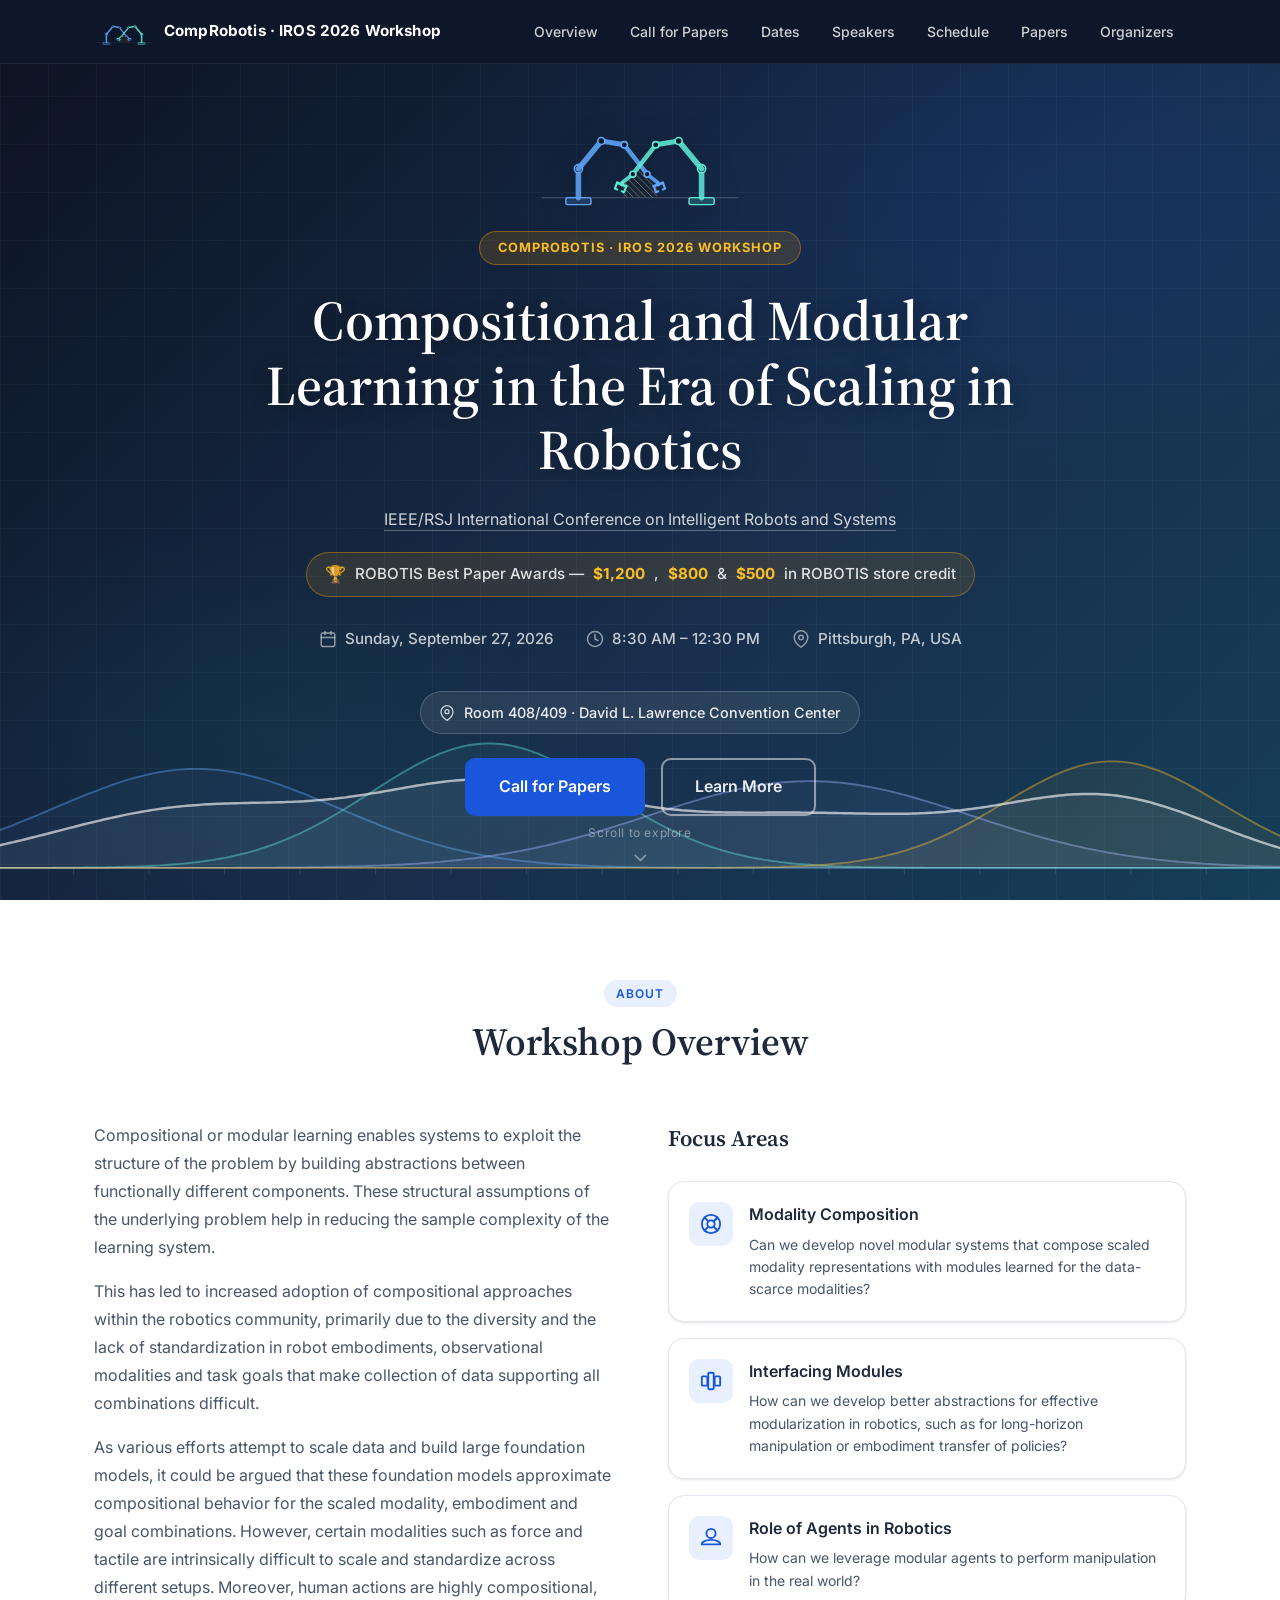
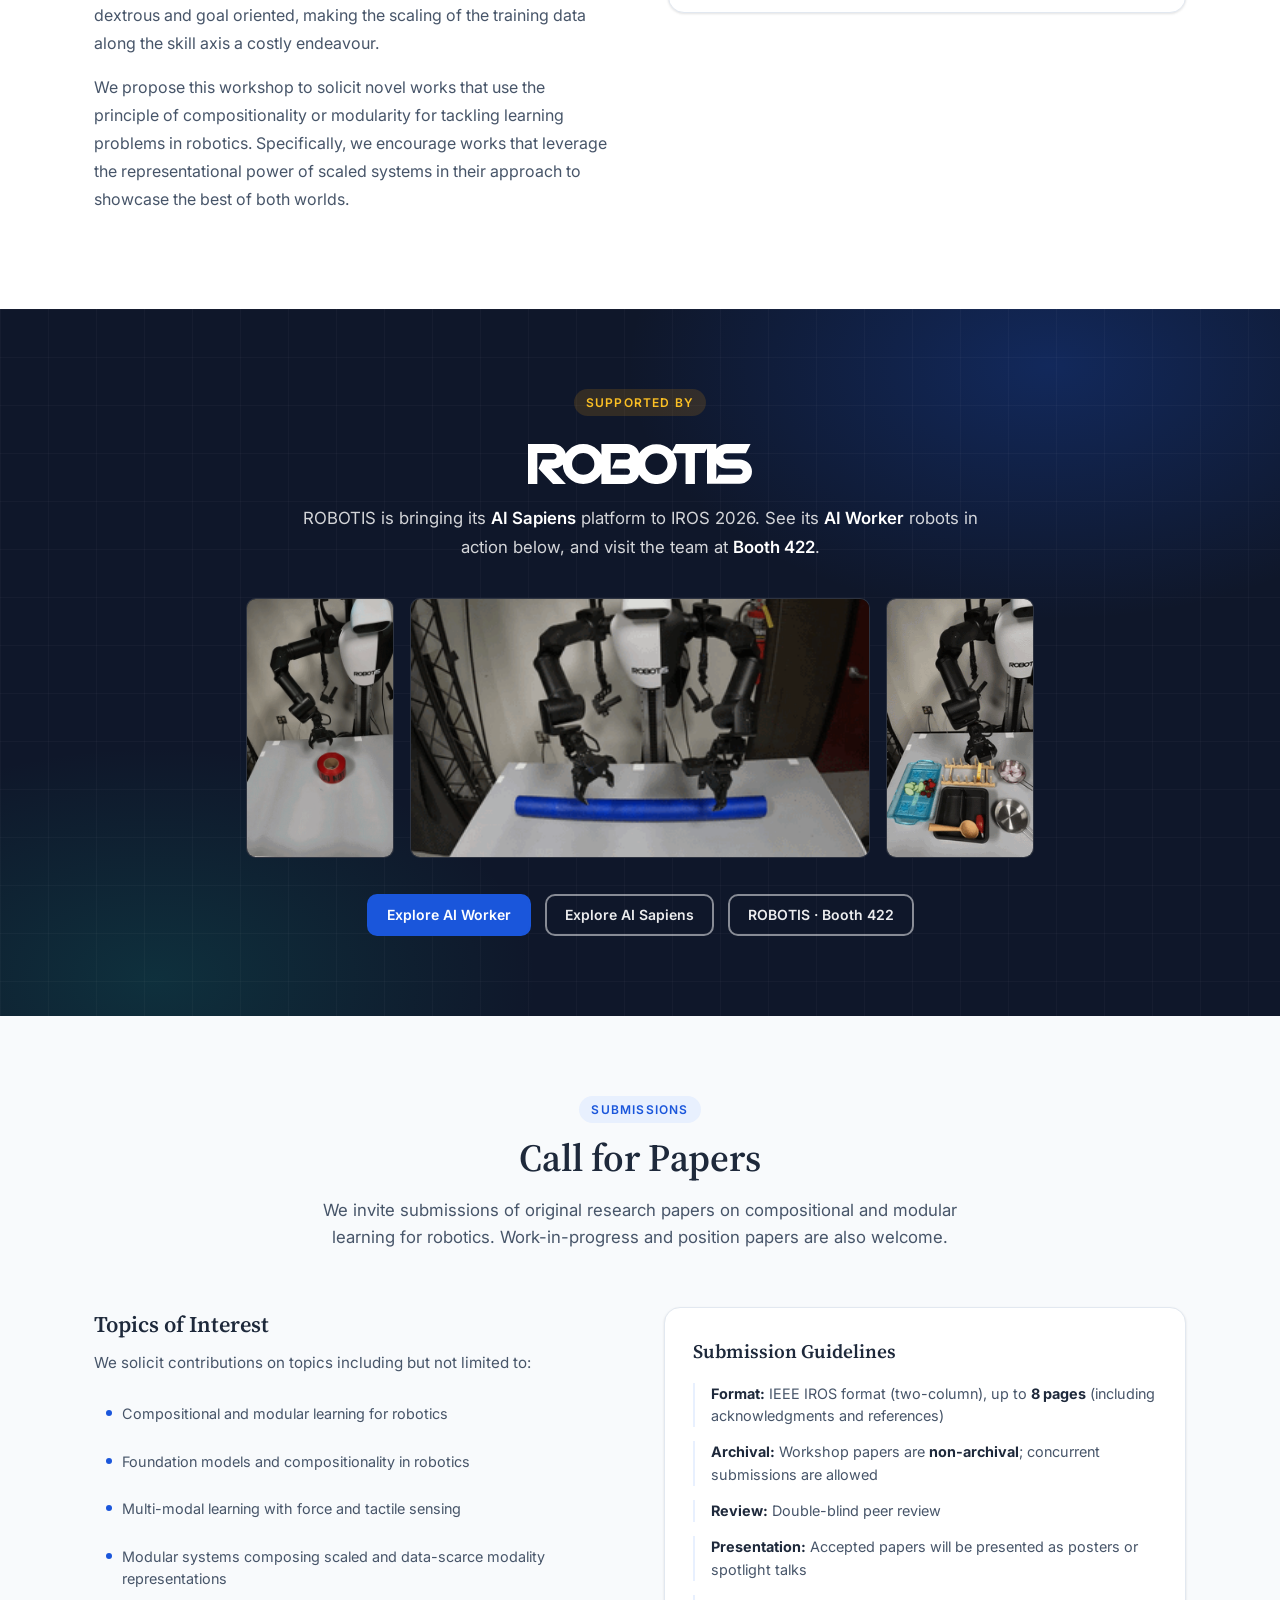
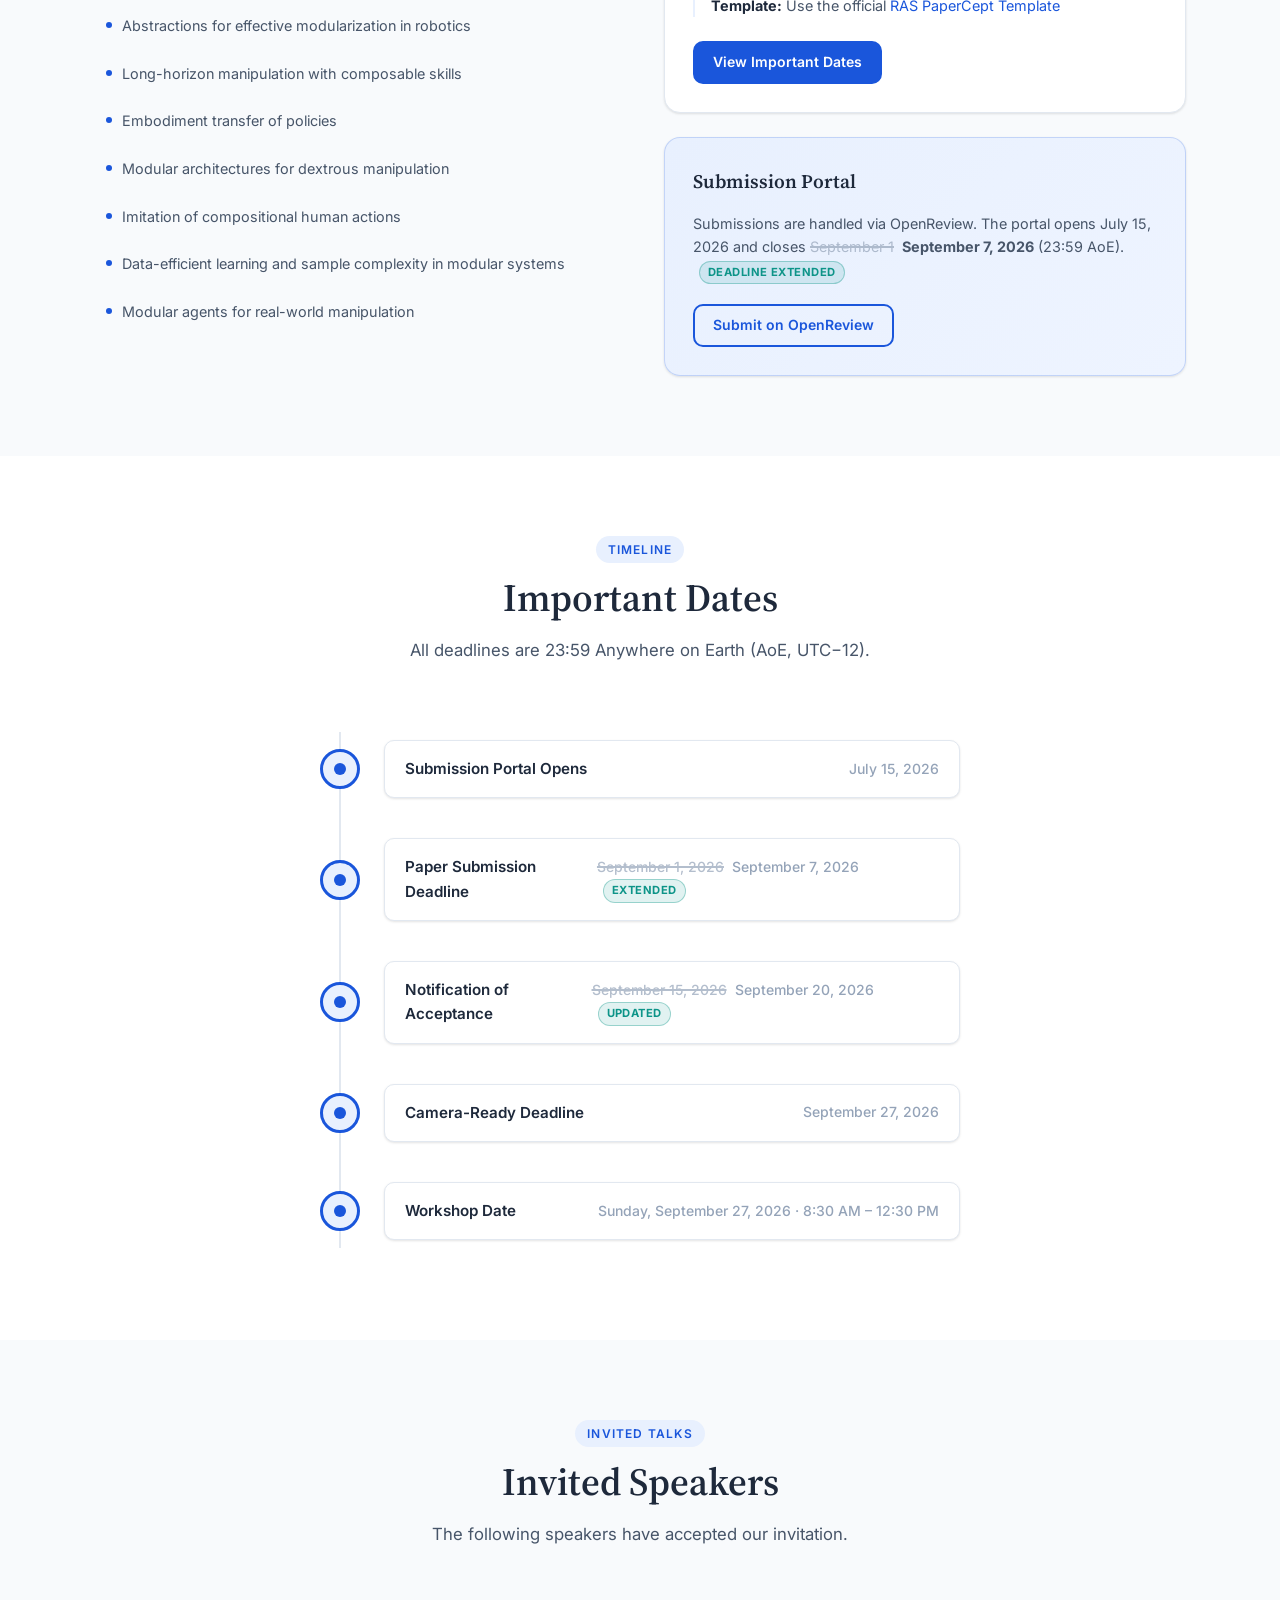
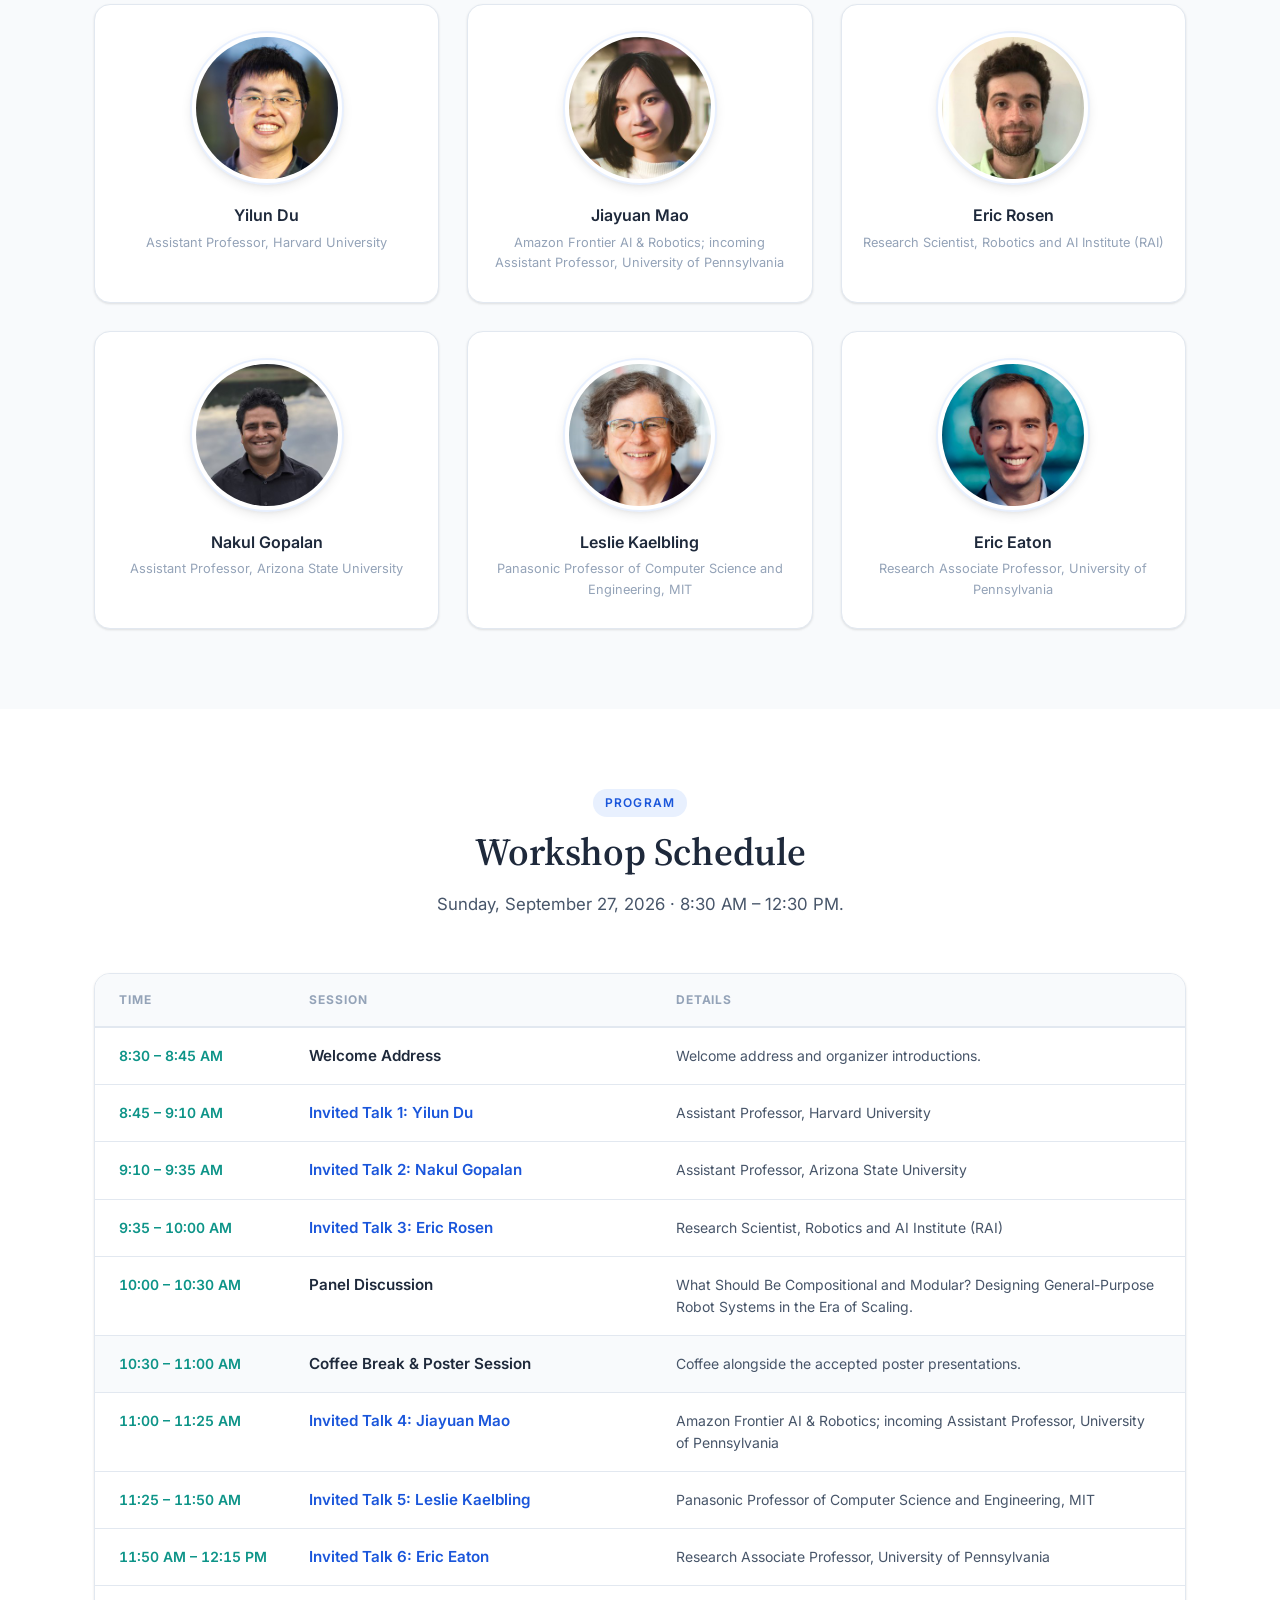
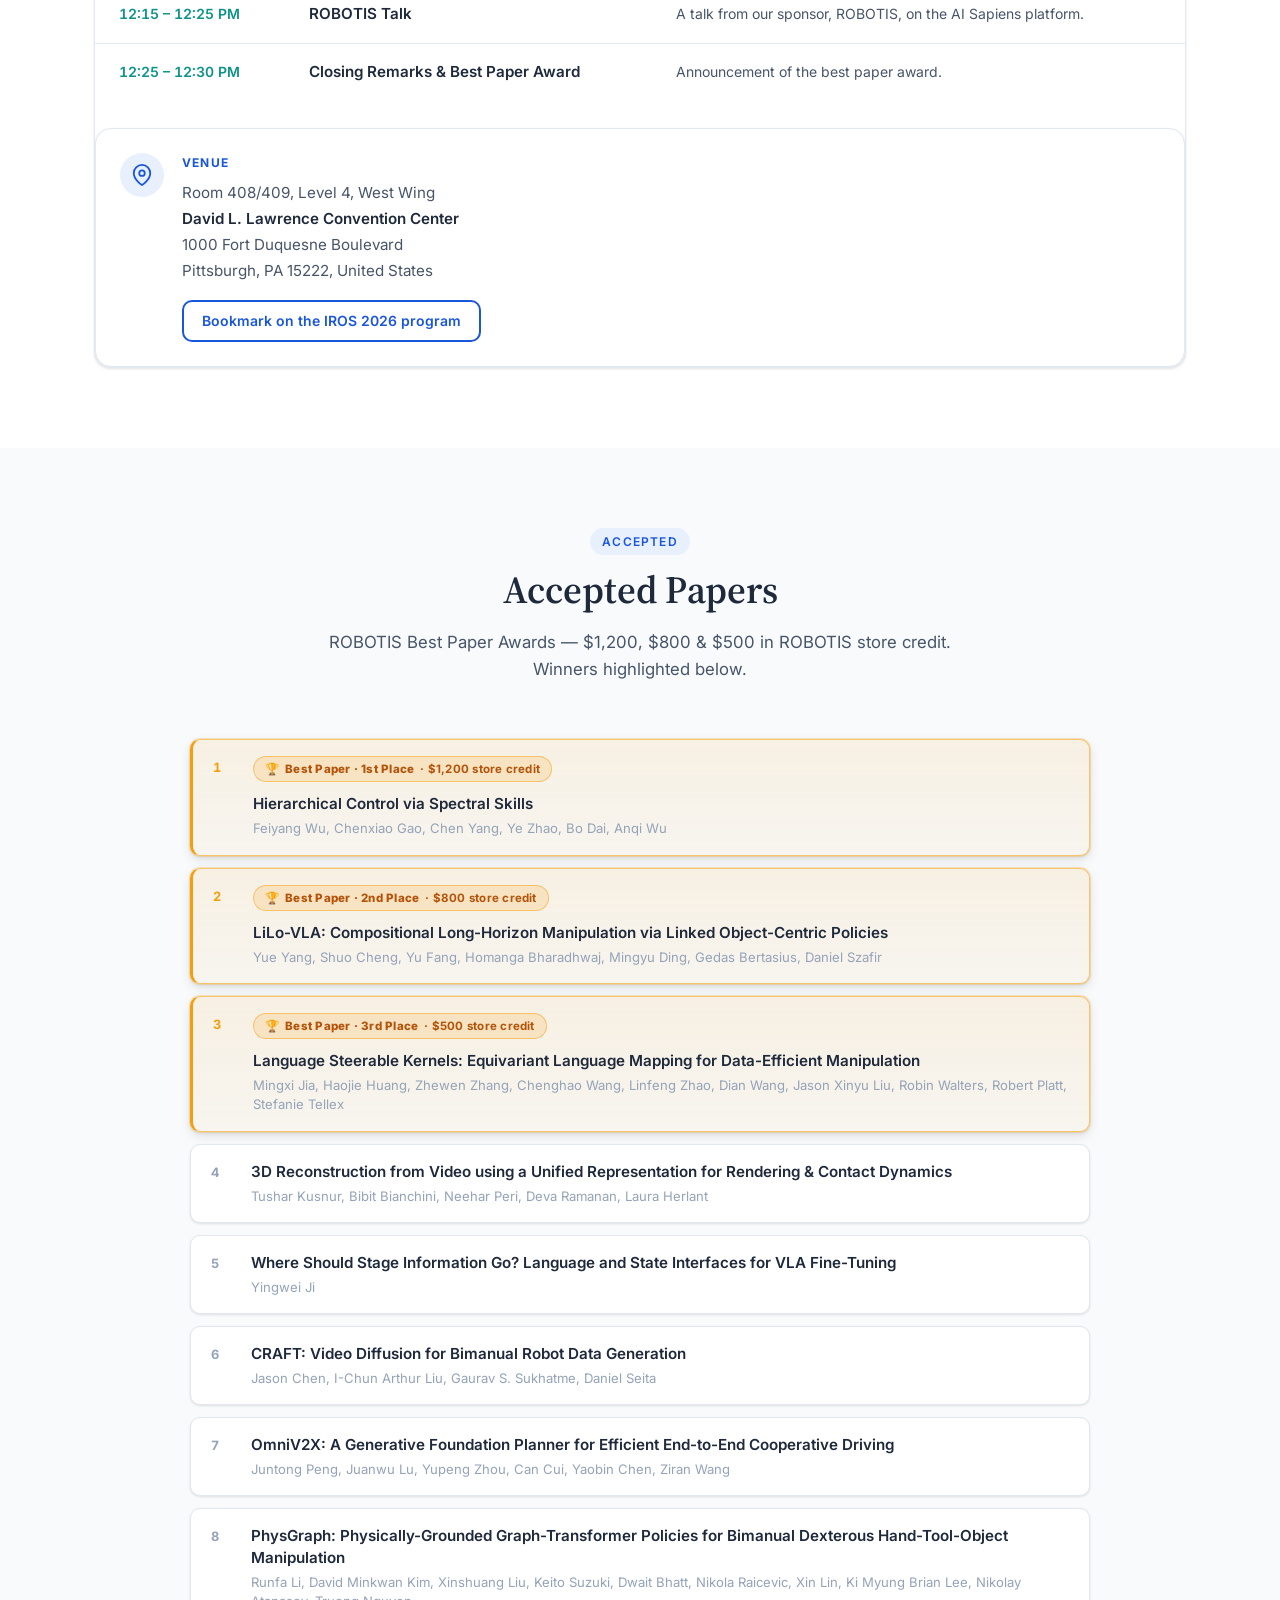
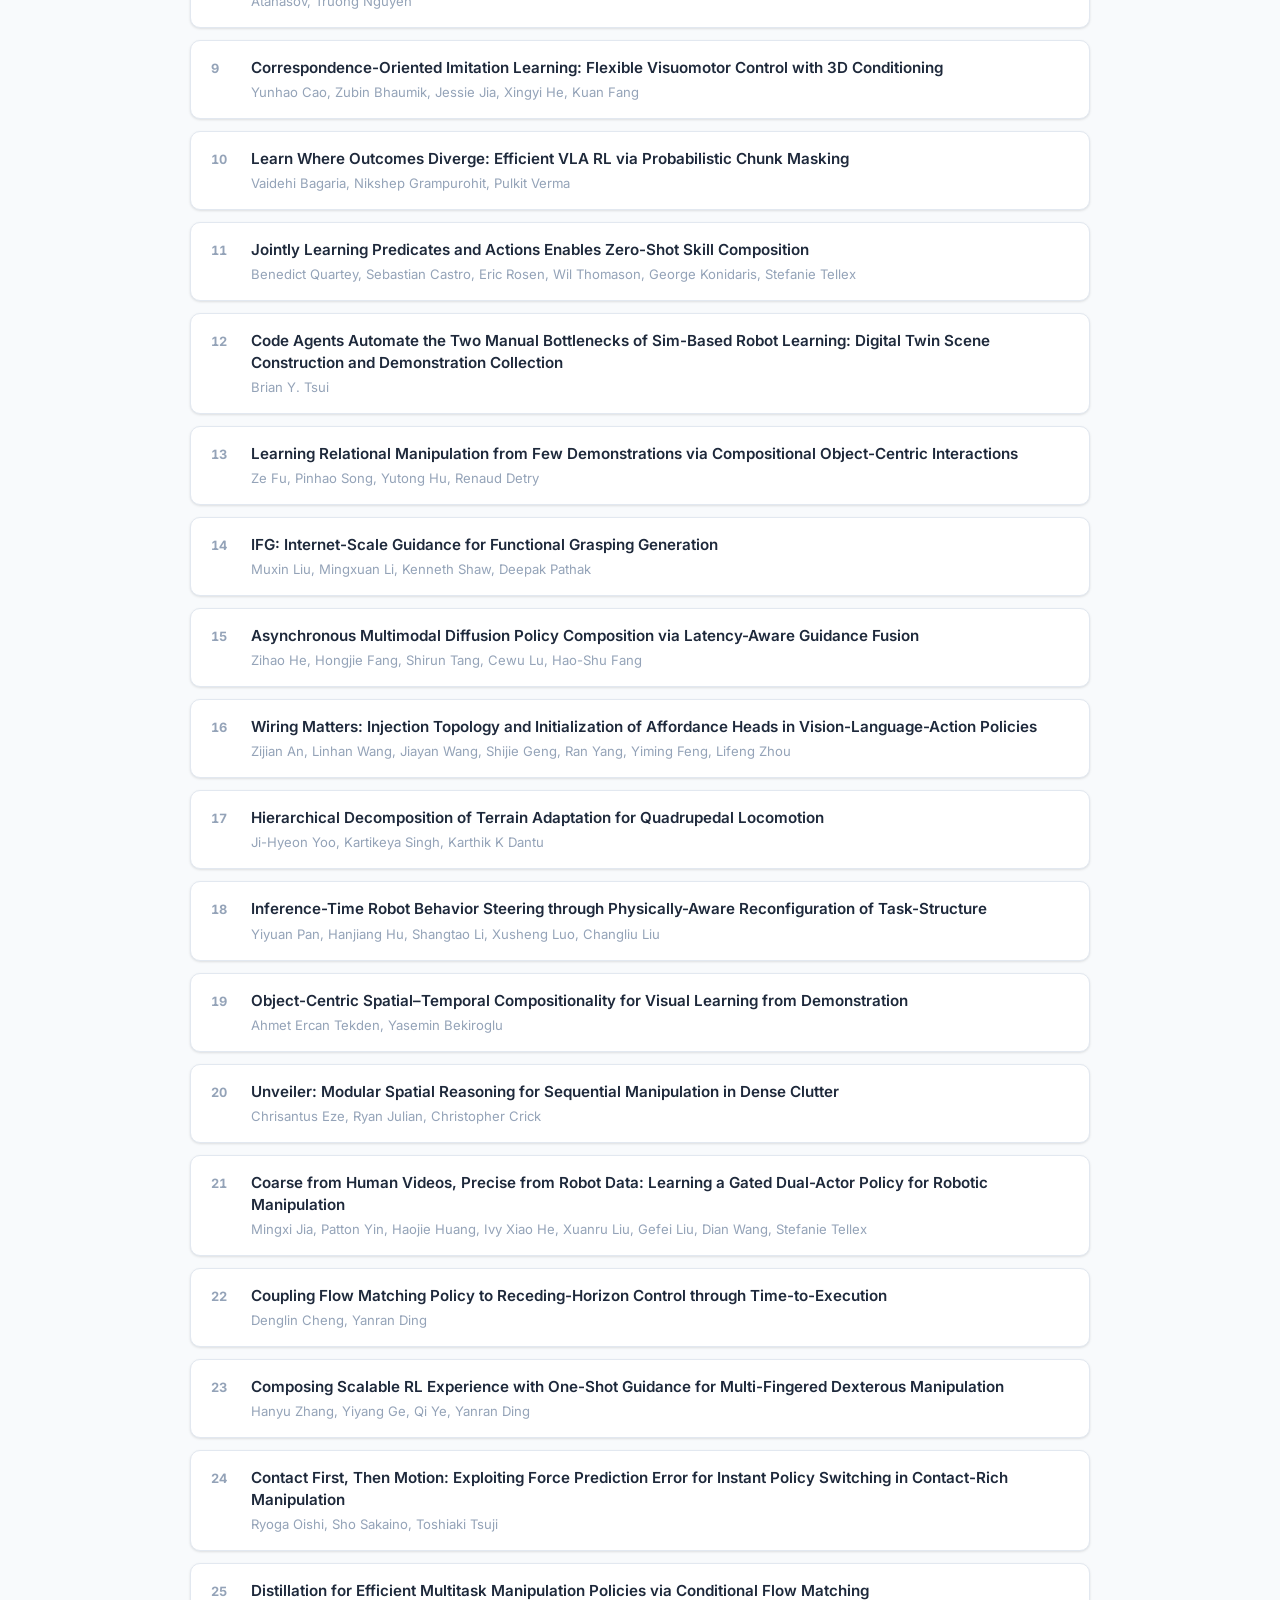
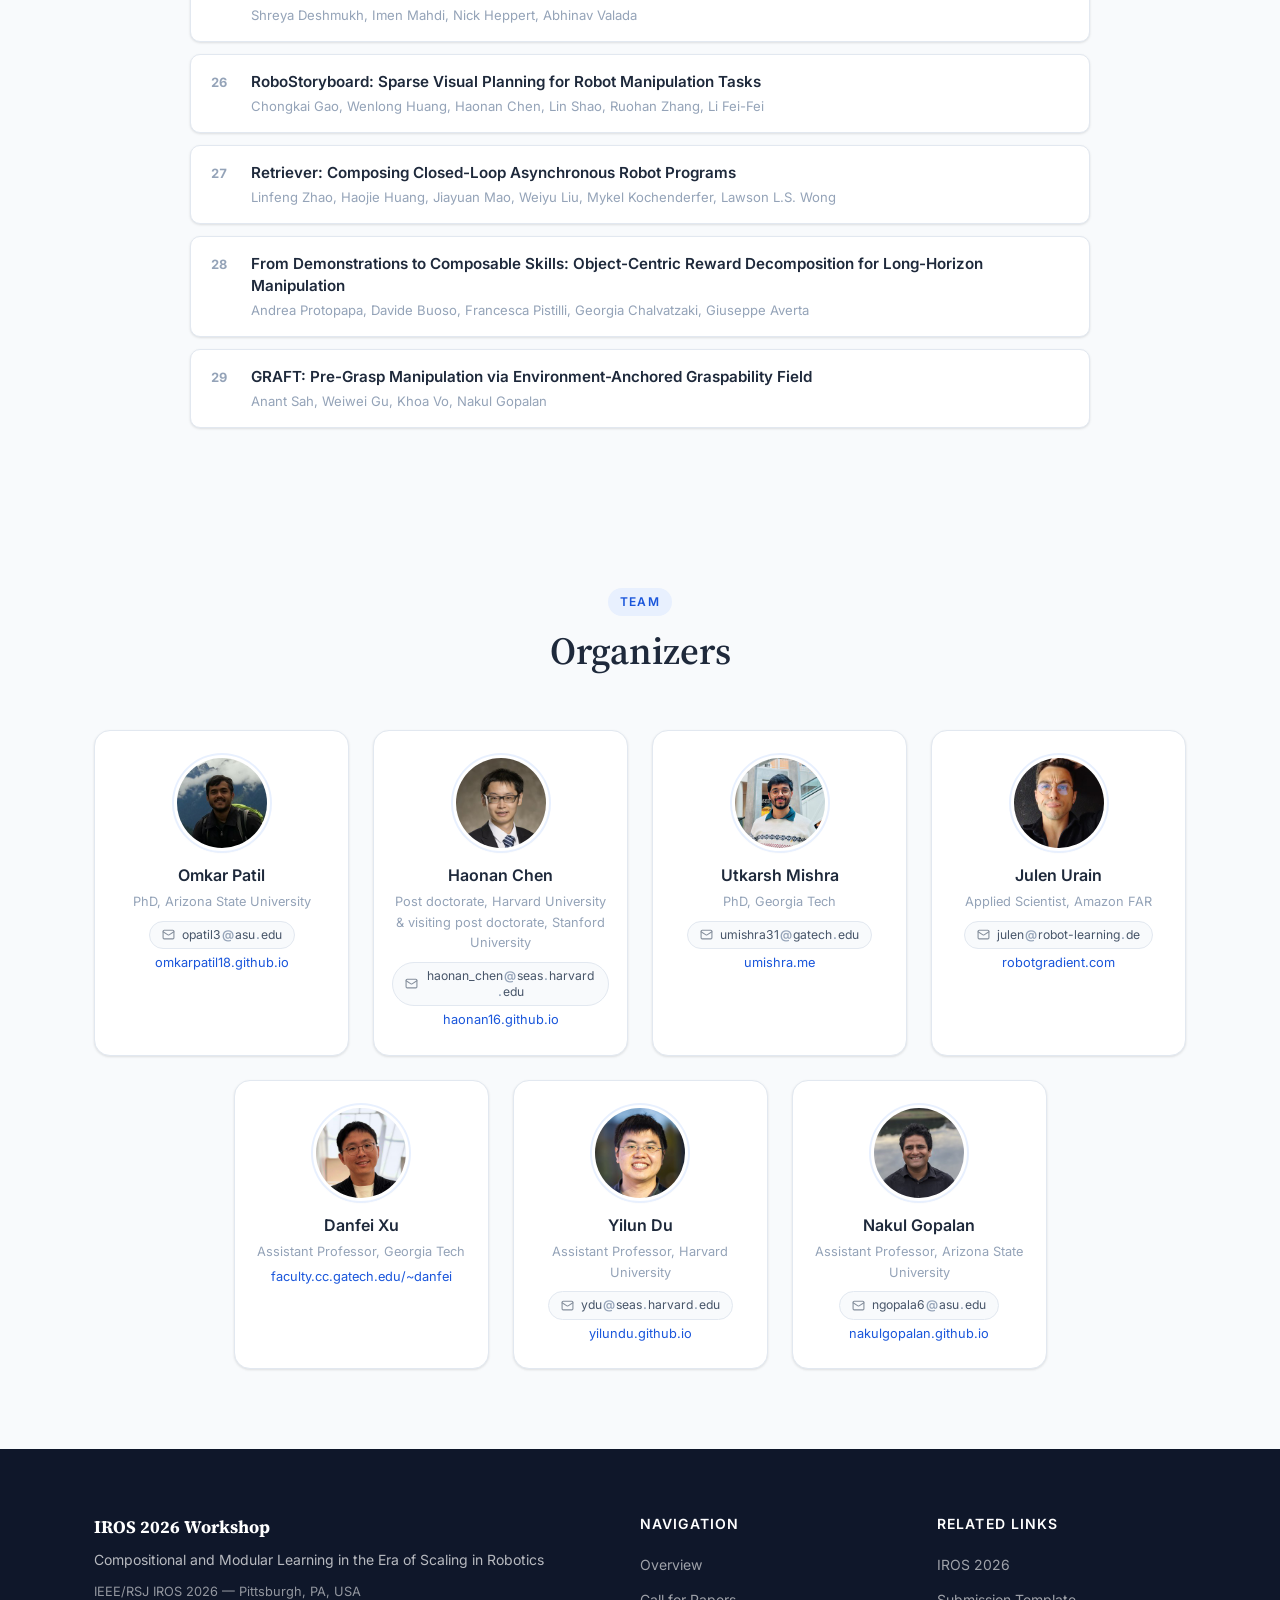
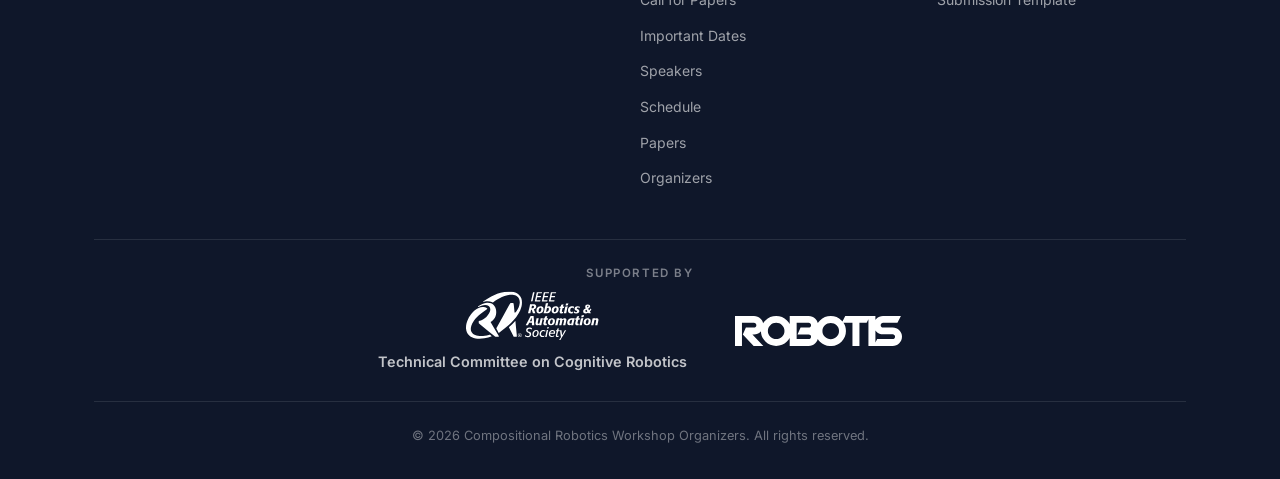
<file: index.html>
<!DOCTYPE html>
<html lang="en">
<head>
  <meta charset="UTF-8" />
  <meta name="viewport" content="width=device-width, initial-scale=1.0" />
  <title>Compositional and Modular Learning in the Era of Scaling in Robotics — IROS 2026 Workshop</title>
  <meta name="description" content="IROS 2026 Workshop: Compositional and Modular Learning in the Era of Scaling in Robotics" />

  <!-- Social preview (Open Graph / Twitter). Absolute URLs are required: scrapers do not resolve relative paths. -->
  <meta property="og:type" content="website" />
  <meta property="og:site_name" content="IROS 2026 Workshop on Compositional and Modular Learning" />
  <meta property="og:url" content="https://compositional-robotics.github.io/" />
  <meta property="og:title" content="Compositional and Modular Learning in the Era of Scaling in Robotics" />
  <meta property="og:description" content="IROS 2026 Workshop · Sunday, September 27, 2026, 8:30 AM – 12:30 PM · Pittsburgh, PA, USA. Submission deadline extended to September 7, 2026." />
  <meta property="og:image" content="https://compositional-robotics.github.io/img/og-image.png" />
  <meta property="og:image:width" content="1200" />
  <meta property="og:image:height" content="630" />
  <meta property="og:image:alt" content="IROS 2026 Workshop on Compositional and Modular Learning in the Era of Scaling in Robotics" />
  <meta name="twitter:card" content="summary_large_image" />
  <meta name="twitter:title" content="Compositional and Modular Learning in the Era of Scaling in Robotics" />
  <meta name="twitter:description" content="IROS 2026 Workshop · Sunday, September 27, 2026 · Pittsburgh, PA, USA. Submission deadline extended to September 7, 2026." />
  <meta name="twitter:image" content="https://compositional-robotics.github.io/img/og-image.png" />

  <link rel="stylesheet" href="css/style.css" />
  <link rel="preconnect" href="https://fonts.googleapis.com" />
  <link rel="preconnect" href="https://fonts.gstatic.com" crossorigin />
  <link href="https://fonts.googleapis.com/css2?family=Inter:wght@300;400;500;600;700&family=Source+Serif+4:wght@400;600&display=swap" rel="stylesheet" />
  <noscript>
    <style>
      .section-header, .focus-card, .cfp-card, .timeline-item, .speaker-card, .organizer-card {
        opacity: 1 !important;
        transform: translateY(0) !important;
      }
    </style>
  </noscript>
</head>
<body>

  <!-- Navigation -->
  <nav class="navbar" id="navbar">
    <div class="nav-container">
      <a class="nav-brand" href="#home">
        <img class="nav-logo" src="img/logo.svg" alt="" width="300" height="150">
        <span>CompRobotis &middot; IROS 2026 Workshop</span>
      </a>
      <button class="nav-toggle" id="navToggle" aria-label="Toggle navigation">
        <span></span><span></span><span></span>
      </button>
      <ul class="nav-links" id="navLinks">
        <li><a href="#overview">Overview</a></li>
        <li><a href="#cfp">Call for Papers</a></li>
        <li><a href="#dates">Dates</a></li>
        <li><a href="#speakers">Speakers</a></li>
        <li><a href="#schedule">Schedule</a></li>
        <li><a href="#papers">Papers</a></li>
        <li><a href="#organizers">Organizers</a></li>
      </ul>
    </div>
  </nav>

  <!-- Hero -->
  <header class="hero" id="home">
    <div class="hero-overlay"></div>
    <div class="hero-content">
      <div class="hero-emblem">
  <img class="hero-emblem-svg" src="img/logo.svg" alt="Workshop logo: two robot arms tracing intersecting Gaussian curves" width="300" height="150">
      </div>
      <div class="conference-badge">CompRobotis &middot; IROS 2026 Workshop</div>
      <h1 class="hero-title">Compositional and Modular Learning in the Era of Scaling in Robotics</h1>
      <p class="hero-subtitle">
        <a href="https://2026.ieee-iros.org/" target="_blank" rel="noopener">
          IEEE/RSJ International Conference on Intelligent Robots and Systems
        </a>
      </p>
      <p class="hero-awards"><span class="ha-trophy">&#127942;</span> ROBOTIS Best Paper Awards &mdash; <strong>$1,200</strong>, <strong>$800</strong> &amp; <strong>$500</strong> in ROBOTIS store credit</p>
      <div class="hero-meta">
        <span class="hero-meta-item">
          <svg xmlns="http://www.w3.org/2000/svg" viewBox="0 0 24 24" fill="none" stroke="currentColor" stroke-width="2" stroke-linecap="round" stroke-linejoin="round"><rect x="3" y="4" width="18" height="18" rx="2" ry="2"></rect><line x1="16" y1="2" x2="16" y2="6"></line><line x1="8" y1="2" x2="8" y2="6"></line><line x1="3" y1="10" x2="21" y2="10"></line></svg>
          Sunday, September 27, 2026
        </span>
        <span class="hero-meta-item">
          <svg xmlns="http://www.w3.org/2000/svg" viewBox="0 0 24 24" fill="none" stroke="currentColor" stroke-width="2" stroke-linecap="round" stroke-linejoin="round"><circle cx="12" cy="12" r="10"></circle><polyline points="12 6 12 12 16 14"></polyline></svg>
          8:30 AM – 12:30 PM
        </span>
        <span class="hero-meta-item">
          <svg xmlns="http://www.w3.org/2000/svg" viewBox="0 0 24 24" fill="none" stroke="currentColor" stroke-width="2" stroke-linecap="round" stroke-linejoin="round"><path d="M21 10c0 7-9 13-9 13s-9-6-9-13a9 9 0 0 1 18 0z"></path><circle cx="12" cy="10" r="3"></circle></svg>
          Pittsburgh, PA, USA
        </span>
      </div>
      <a class="hero-venue" href="https://2026.ieee-iros.org/program/workshops/#ws-sun-compositional-learning-in-the-era-of-scaling-in" target="_blank" rel="noopener">
        <svg xmlns="http://www.w3.org/2000/svg" viewBox="0 0 24 24" fill="none" stroke="currentColor" stroke-width="2" stroke-linecap="round" stroke-linejoin="round"><path d="M21 10c0 7-9 13-9 13s-9-6-9-13a9 9 0 0 1 18 0z"></path><circle cx="12" cy="10" r="3"></circle></svg>
        <span>Room 408/409 · David L. Lawrence Convention Center</span>
      </a>
      <div class="hero-actions">
        <a href="#cfp" class="btn btn-primary">Call for Papers</a>
        <a href="#overview" class="btn btn-outline">Learn More</a>
      </div>
    </div>
    <div class="hero-scroll-indicator">
      <span>Scroll to explore</span>
      <svg xmlns="http://www.w3.org/2000/svg" viewBox="0 0 24 24" fill="none" stroke="currentColor" stroke-width="2" stroke-linecap="round" stroke-linejoin="round"><polyline points="6 9 12 15 18 9"></polyline></svg>
    </div>
  </header>

  <main>

    <!-- Overview -->
    <section class="section" id="overview">
      <div class="container">
        <div class="section-header">
          <span class="section-tag">About</span>
          <h2 class="section-title">Workshop Overview</h2>
        </div>
        <div class="overview-grid">
          <div class="overview-text">
            <p>
              Compositional or modular learning enables systems to exploit the structure of the problem
              by building abstractions between functionally different components. These structural
              assumptions of the underlying problem help in reducing the sample complexity of the
              learning system.
            </p>
            <p>
              This has led to increased adoption of compositional approaches within the robotics
              community, primarily due to the diversity and the lack of standardization in robot
              embodiments, observational modalities and task goals that make collection of data
              supporting all combinations difficult.
            </p>
            <p>
              As various efforts attempt to scale data and build large foundation models, it could be
              argued that these foundation models approximate compositional behavior for the scaled
              modality, embodiment and goal combinations. However, certain modalities such as force and
              tactile are intrinsically difficult to scale and standardize across different setups.
              Moreover, human actions are highly compositional, dextrous and goal oriented, making the
              scaling of the training data along the skill axis a costly endeavour.
            </p>
            <p>
              We propose this workshop to solicit novel works that use the principle of compositionality
              or modularity for tackling learning problems in robotics. Specifically, we encourage works
              that leverage the representational power of scaled systems in their approach to showcase
              the best of both worlds.
            </p>
          </div>
          <div class="overview-focus">
            <h3>Focus Areas</h3>
            <div class="focus-card">
              <div class="focus-icon">
                <svg xmlns="http://www.w3.org/2000/svg" viewBox="0 0 24 24" fill="none" stroke="currentColor" stroke-width="2" stroke-linecap="round" stroke-linejoin="round"><circle cx="12" cy="12" r="10"/><circle cx="12" cy="12" r="4"/><line x1="4.93" y1="4.93" x2="9.17" y2="9.17"/><line x1="14.83" y1="14.83" x2="19.07" y2="19.07"/><line x1="14.83" y1="9.17" x2="19.07" y2="4.93"/><line x1="14.83" y1="9.17" x2="18.36" y2="5.64"/><line x1="4.93" y1="19.07" x2="9.17" y2="14.83"/></svg>
              </div>
              <div>
                <h4>Modality Composition</h4>
                <p>Can we develop novel modular systems that compose scaled modality representations with modules learned for the data-scarce modalities?</p>
              </div>
            </div>
            <div class="focus-card">
              <div class="focus-icon">
                <svg xmlns="http://www.w3.org/2000/svg" viewBox="0 0 24 24" fill="none" stroke="currentColor" stroke-width="2" stroke-linecap="round" stroke-linejoin="round"><rect x="2" y="7" width="6" height="10" rx="1"/><rect x="9" y="3" width="6" height="18" rx="1"/><rect x="16" y="7" width="6" height="10" rx="1"/></svg>
              </div>
              <div>
                <h4>Interfacing Modules</h4>
                <p>How can we develop better abstractions for effective modularization in robotics, such as for long-horizon manipulation or embodiment transfer of policies?</p>
              </div>
            </div>
            <div class="focus-card">
              <div class="focus-icon">
                <svg xmlns="http://www.w3.org/2000/svg" viewBox="0 0 24 24" fill="none" stroke="currentColor" stroke-width="2" stroke-linecap="round" stroke-linejoin="round"><path d="M12 2a5 5 0 1 0 0 10A5 5 0 0 0 12 2z"/><path d="M12 14c-7 0-10 3-10 4v1h20v-1c0-1-3-4-10-4z"/></svg>
              </div>
              <div>
                <h4>Role of Agents in Robotics</h4>
                <p>How can we leverage modular agents to perform manipulation in the real world?</p>
              </div>
            </div>
          </div>
        </div>
      </div>
    </section>

    <!-- Featured Sponsor: ROBOTIS -->
    <section class="section robotis-panel" id="sponsor">
      <div class="container">
        <div class="robotis-head">
          <span class="section-tag robotis-tag">Supported by</span>
          <img class="robotis-panel-logo" src="img/robotis-logo.svg" alt="ROBOTIS" width="600" height="107">
          <p class="robotis-lead">
            ROBOTIS is bringing its <strong>AI Sapiens</strong> platform to IROS&nbsp;2026. See its
            <strong>AI Worker</strong> robots in action below, and visit the team at <strong>Booth&nbsp;422</strong>.
          </p>
        </div>

        <div class="robotis-gifs">
          <figure class="robotis-gif">
            <img src="img/robotis/ai-worker.gif" alt="ROBOTIS AI Worker performing a manipulation task" loading="lazy">
          </figure>
          <figure class="robotis-gif">
            <img src="img/robotis/pick-cylinder.gif" alt="ROBOTIS AI Worker picking up a blue cylinder" loading="lazy">
          </figure>
          <figure class="robotis-gif">
            <img src="img/robotis/pack-bread.gif" alt="ROBOTIS AI Worker placing bread into a container" loading="lazy">
          </figure>
        </div>

        <div class="robotis-cta">
          <a class="btn btn-primary btn-sm" href="https://ai.robotis.com/ai_worker/introduction_ai_worker.html" target="_blank" rel="noopener">Explore AI Worker</a>
          <a class="btn btn-outline robotis-btn-outline btn-sm" href="https://ai.robotis.com/ai_sapiens/introduction_ai_sapiens.html" target="_blank" rel="noopener">Explore AI Sapiens</a>
          <a class="btn btn-outline robotis-btn-outline btn-sm" href="https://2026.ieee-iros.org/program/exhibit-hall/#422" target="_blank" rel="noopener">ROBOTIS &middot; Booth 422</a>
        </div>
      </div>
    </section>

    <!-- Call for Papers -->
    <section class="section section-alt" id="cfp">
      <div class="container">
        <div class="section-header">
          <span class="section-tag">Submissions</span>
          <h2 class="section-title">Call for Papers</h2>
          <p class="section-desc">
            We invite submissions of original research papers on compositional and modular learning
            for robotics. Work-in-progress and position papers are also welcome.
          </p>
        </div>

        <div class="cfp-grid">
          <div class="cfp-topics">
            <h3>Topics of Interest</h3>
            <p>We solicit contributions on topics including but not limited to:</p>
            <ul class="topic-list">
              <li>Compositional and modular learning for robotics</li>
              <li>Foundation models and compositionality in robotics</li>
              <li>Multi-modal learning with force and tactile sensing</li>
              <li>Modular systems composing scaled and data-scarce modality representations</li>
              <li>Abstractions for effective modularization in robotics</li>
              <li>Long-horizon manipulation with composable skills</li>
              <li>Embodiment transfer of policies</li>
              <li>Modular architectures for dextrous manipulation</li>
              <li>Imitation of compositional human actions</li>
              <li>Data-efficient learning and sample complexity in modular systems</li>
              <li>Modular agents for real-world manipulation</li>
            </ul>
          </div>

          <div class="cfp-details">
            <div class="cfp-card">
              <h3>Submission Guidelines</h3>
              <ul class="guideline-list">
                <li>
                  <strong>Format:</strong> IEEE IROS format (two-column), up to <strong>8 pages</strong>
                  (including acknowledgments and references)
                </li>
                <li>
                  <strong>Archival:</strong> Workshop papers are <strong>non-archival</strong>; concurrent
                  submissions are allowed
                </li>
                <li>
                  <strong>Review:</strong> Double-blind peer review
                </li>
                <li>
                  <strong>Presentation:</strong> Accepted papers will be presented as posters or spotlight talks
                </li>
                <li>
                  <strong>Template:</strong> Use the official
                  <a href="https://ras.papercept.net/conferences/support/tex.php" target="_blank" rel="noopener">
                    RAS PaperCept Template
                  </a>
                </li>
              </ul>
              <a href="#dates" class="btn btn-primary btn-sm">View Important Dates</a>
            </div>

            <div class="cfp-card cfp-highlight">
              <h3>Submission Portal</h3>
              <p>Submissions are handled via OpenReview. The portal opens July 15, 2026 and closes <s class="date-struck">September 1</s> <strong>September 7, 2026</strong> (23:59 AoE). <span class="date-extended">Deadline extended</span></p>
              <a href="https://openreview.net/group?id=IEEE.org/IROS/2026/Workshop/CompRobotics" class="btn btn-outline btn-sm" target="_blank" rel="noopener">Submit on OpenReview</a>
            </div>
          </div>
        </div>
      </div>
    </section>

    <!-- Important Dates -->
    <section class="section" id="dates">
      <div class="container">
        <div class="section-header">
          <span class="section-tag">Timeline</span>
          <h2 class="section-title">Important Dates</h2>
          <p class="section-desc">All deadlines are 23:59 Anywhere on Earth (AoE, UTC−12).</p>
        </div>
        <div class="dates-timeline">
          <div class="timeline-item">
            <div class="timeline-dot upcoming"></div>
            <div class="timeline-content">
              <span class="timeline-label">Submission Portal Opens</span>
              <span class="timeline-date">July 15, 2026</span>
            </div>
          </div>
          <div class="timeline-item">
            <div class="timeline-dot upcoming"></div>
            <div class="timeline-content">
              <span class="timeline-label">Paper Submission Deadline</span>
              <span class="timeline-date"><s class="date-struck">September 1, 2026</s> September 7, 2026 <span class="date-extended">Extended</span></span>
            </div>
          </div>
          <div class="timeline-item">
            <div class="timeline-dot upcoming"></div>
            <div class="timeline-content">
              <span class="timeline-label">Notification of Acceptance</span>
              <span class="timeline-date"><s class="date-struck">September 15, 2026</s> September 20, 2026 <span class="date-extended">Updated</span></span>
            </div>
          </div>
          <div class="timeline-item">
            <div class="timeline-dot upcoming"></div>
            <div class="timeline-content">
              <span class="timeline-label">Camera-Ready Deadline</span>
              <span class="timeline-date">September 27, 2026</span>
            </div>
          </div>
          <div class="timeline-item">
            <div class="timeline-dot upcoming"></div>
            <div class="timeline-content">
              <span class="timeline-label">Workshop Date</span>
              <span class="timeline-date">Sunday, September 27, 2026 · 8:30 AM – 12:30 PM</span>
            </div>
          </div>
        </div>
      </div>
    </section>

    <!-- Invited Speakers -->
    <section class="section section-alt" id="speakers">
      <div class="container">
        <div class="section-header">
          <span class="section-tag">Invited Talks</span>
          <h2 class="section-title">Invited Speakers</h2>
          <p class="section-desc">The following speakers have accepted our invitation.</p>
        </div>
        <div class="speakers-grid">
          <div class="speaker-card">
            <img class="speaker-photo" src="img/speakers/yilun-du.jpg" alt="Yilun Du" width="96" height="96" loading="lazy">
            <div class="speaker-name">Yilun Du</div>
            <div class="speaker-affiliation">Assistant Professor, Harvard University</div>
          </div>
          <div class="speaker-card">
            <img class="speaker-photo" src="img/speakers/jiayuan-mao.jpg" alt="Jiayuan Mao" width="96" height="96" loading="lazy">
            <div class="speaker-name">Jiayuan Mao</div>
            <div class="speaker-affiliation">Amazon Frontier AI &amp; Robotics; incoming Assistant Professor, University of Pennsylvania</div>
          </div>
          <div class="speaker-card">
            <img class="speaker-photo" src="img/speakers/eric-rosen.jpg" alt="Eric Rosen" width="96" height="96" loading="lazy">
            <div class="speaker-name">Eric Rosen</div>
            <div class="speaker-affiliation">Research Scientist, Robotics and AI Institute (RAI)</div>
          </div>
          <div class="speaker-card">
            <img class="speaker-photo" src="img/speakers/nakul-gopalan.jpg" alt="Nakul Gopalan" width="96" height="96" loading="lazy">
            <div class="speaker-name">Nakul Gopalan</div>
            <div class="speaker-affiliation">Assistant Professor, Arizona State University</div>
          </div>
          <div class="speaker-card">
            <img class="speaker-photo" src="img/speakers/leslie-kaelbling.jpg" alt="Leslie Kaelbling" width="96" height="96" loading="lazy">
            <div class="speaker-name">Leslie Kaelbling</div>
            <div class="speaker-affiliation">Panasonic Professor of Computer Science and Engineering, MIT</div>
          </div>
          <div class="speaker-card">
            <img class="speaker-photo" src="img/speakers/eric-eaton.jpg" alt="Eric Eaton" width="96" height="96" loading="lazy">
            <div class="speaker-name">Eric Eaton</div>
            <div class="speaker-affiliation">Research Associate Professor, University of Pennsylvania</div>
          </div>
        </div>
      </div>
    </section>

    <!-- Schedule -->
    <section class="section" id="schedule">
      <div class="container">
        <div class="section-header">
          <span class="section-tag">Program</span>
          <h2 class="section-title">Workshop Schedule</h2>
          <p class="section-desc">Sunday, September 27, 2026 · 8:30 AM – 12:30 PM.</p>
        </div>
        <div class="schedule-table">
          <div class="schedule-head" aria-hidden="true">
            <span>Time</span>
            <span>Session</span>
            <span>Details</span>
          </div>

          <div class="schedule-row">
            <span class="schedule-time">8:30 – 8:45 AM</span>
            <span class="schedule-session">Welcome Address</span>
            <span class="schedule-detail">Welcome address and organizer introductions.</span>
          </div>

          <div class="schedule-row is-talk">
            <span class="schedule-time">8:45 – 9:10 AM</span>
            <span class="schedule-session">Invited Talk 1: Yilun Du</span>
            <span class="schedule-detail">Assistant Professor, Harvard University</span>
          </div>

          <div class="schedule-row is-talk">
            <span class="schedule-time">9:10 – 9:35 AM</span>
            <span class="schedule-session">Invited Talk 2: Nakul Gopalan</span>
            <span class="schedule-detail">Assistant Professor, Arizona State University</span>
          </div>

          <div class="schedule-row is-talk">
            <span class="schedule-time">9:35 – 10:00 AM</span>
            <span class="schedule-session">Invited Talk 3: Eric Rosen</span>
            <span class="schedule-detail">Research Scientist, Robotics and AI Institute (RAI)</span>
          </div>

          <div class="schedule-row">
            <span class="schedule-time">10:00 – 10:30 AM</span>
            <span class="schedule-session">Panel Discussion</span>
            <span class="schedule-detail">What Should Be Compositional and Modular? Designing General-Purpose Robot Systems in the Era of Scaling.</span>
          </div>

          <div class="schedule-row is-break">
            <span class="schedule-time">10:30 – 11:00 AM</span>
            <span class="schedule-session">Coffee Break &amp; Poster Session</span>
            <span class="schedule-detail">Coffee alongside the accepted poster presentations.</span>
          </div>

          <div class="schedule-row is-talk">
            <span class="schedule-time">11:00 – 11:25 AM</span>
            <span class="schedule-session">Invited Talk 4: Jiayuan Mao</span>
            <span class="schedule-detail">Amazon Frontier AI &amp; Robotics; incoming Assistant Professor, University of Pennsylvania</span>
          </div>

          <div class="schedule-row is-talk">
            <span class="schedule-time">11:25 – 11:50 AM</span>
            <span class="schedule-session">Invited Talk 5: Leslie Kaelbling</span>
            <span class="schedule-detail">Panasonic Professor of Computer Science and Engineering, MIT</span>
          </div>

          <div class="schedule-row is-talk">
            <span class="schedule-time">11:50 AM – 12:15 PM</span>
            <span class="schedule-session">Invited Talk 6: Eric Eaton</span>
            <span class="schedule-detail">Research Associate Professor, University of Pennsylvania</span>
          </div>

          <div class="schedule-row">
            <span class="schedule-time">12:15 – 12:25 PM</span>
            <span class="schedule-session">ROBOTIS Talk</span>
            <span class="schedule-detail">A talk from our sponsor, ROBOTIS, on the AI Sapiens platform.</span>
          </div>

          <div class="schedule-row">
            <span class="schedule-time">12:25 – 12:30 PM</span>
            <span class="schedule-session">Closing Remarks &amp; Best Paper Award</span>
            <span class="schedule-detail">Announcement of the best paper award.</span>
          </div>

          <div class="venue">
            <div class="venue-icon">
              <svg xmlns="http://www.w3.org/2000/svg" viewBox="0 0 24 24" fill="none" stroke="currentColor" stroke-width="2" stroke-linecap="round" stroke-linejoin="round"><path d="M21 10c0 7-9 13-9 13s-9-6-9-13a9 9 0 0 1 18 0z"></path><circle cx="12" cy="10" r="3"></circle></svg>
            </div>
            <div class="venue-info">
              <span class="venue-label">Venue</span>
              <p class="venue-address">
                Room 408/409, Level 4, West Wing<br>
                <strong>David L. Lawrence Convention Center</strong><br>
                1000 Fort Duquesne Boulevard<br>
                Pittsburgh, PA 15222, United States
              </p>
              <a class="btn btn-outline btn-sm" href="https://2026.ieee-iros.org/program/workshops/#ws-sun-compositional-learning-in-the-era-of-scaling-in" target="_blank" rel="noopener">Bookmark on the IROS 2026 program</a>
            </div>
          </div>
        </div>
      </div>
    </section>

    <!-- Accepted Papers -->
    <section class="section section-alt" id="papers">
      <div class="container">
        <div class="section-header">
          <span class="section-tag">Accepted</span>
          <h2 class="section-title">Accepted Papers</h2>
          <p class="section-desc">ROBOTIS Best Paper Awards &mdash; $1,200, $800 &amp; $500 in ROBOTIS store credit. Winners highlighted below.</p>
        </div>
        <ol class="papers-list">
          <li class="paper paper--award">
            <div class="paper-body">
              <span class="award-badge">&#127942; <b>Best Paper &middot; 1st Place</b> &middot; $1,200 store credit</span>
              <span class="paper-title">Hierarchical Control via Spectral Skills</span>
              <span class="paper-authors">Feiyang Wu, Chenxiao Gao, Chen Yang, Ye Zhao, Bo Dai, Anqi Wu</span>
            </div>
          </li>
          <li class="paper paper--award">
            <div class="paper-body">
              <span class="award-badge">&#127942; <b>Best Paper &middot; 2nd Place</b> &middot; $800 store credit</span>
              <span class="paper-title">LiLo-VLA: Compositional Long-Horizon Manipulation via Linked Object-Centric Policies</span>
              <span class="paper-authors">Yue Yang, Shuo Cheng, Yu Fang, Homanga Bharadhwaj, Mingyu Ding, Gedas Bertasius, Daniel Szafir</span>
            </div>
          </li>
          <li class="paper paper--award">
            <div class="paper-body">
              <span class="award-badge">&#127942; <b>Best Paper &middot; 3rd Place</b> &middot; $500 store credit</span>
              <span class="paper-title">Language Steerable Kernels: Equivariant Language Mapping for Data-Efficient Manipulation</span>
              <span class="paper-authors">Mingxi Jia, Haojie Huang, Zhewen Zhang, Chenghao Wang, Linfeng Zhao, Dian Wang, Jason Xinyu Liu, Robin Walters, Robert Platt, Stefanie Tellex</span>
            </div>
          </li>
          <li class="paper">
            <div class="paper-body">
              <span class="paper-title">3D Reconstruction from Video using a Unified Representation for Rendering &amp; Contact Dynamics</span>
              <span class="paper-authors">Tushar Kusnur, Bibit Bianchini, Neehar Peri, Deva Ramanan, Laura Herlant</span>
            </div>
          </li>
          <li class="paper">
            <div class="paper-body">
              <span class="paper-title">Where Should Stage Information Go? Language and State Interfaces for VLA Fine-Tuning</span>
              <span class="paper-authors">Yingwei Ji</span>
            </div>
          </li>
          <li class="paper">
            <div class="paper-body">
              <span class="paper-title">CRAFT: Video Diffusion for Bimanual Robot Data Generation</span>
              <span class="paper-authors">Jason Chen, I-Chun Arthur Liu, Gaurav S. Sukhatme, Daniel Seita</span>
            </div>
          </li>
          <li class="paper">
            <div class="paper-body">
              <span class="paper-title">OmniV2X: A Generative Foundation Planner for Efficient End-to-End Cooperative Driving</span>
              <span class="paper-authors">Juntong Peng, Juanwu Lu, Yupeng Zhou, Can Cui, Yaobin Chen, Ziran Wang</span>
            </div>
          </li>
          <li class="paper">
            <div class="paper-body">
              <span class="paper-title">PhysGraph: Physically-Grounded Graph-Transformer Policies for Bimanual Dexterous Hand-Tool-Object Manipulation</span>
              <span class="paper-authors">Runfa Li, David Minkwan Kim, Xinshuang Liu, Keito Suzuki, Dwait Bhatt, Nikola Raicevic, Xin Lin, Ki Myung Brian Lee, Nikolay Atanasov, Truong Nguyen</span>
            </div>
          </li>
          <li class="paper">
            <div class="paper-body">
              <span class="paper-title">Correspondence-Oriented Imitation Learning: Flexible Visuomotor Control with 3D Conditioning</span>
              <span class="paper-authors">Yunhao Cao, Zubin Bhaumik, Jessie Jia, Xingyi He, Kuan Fang</span>
            </div>
          </li>
          <li class="paper">
            <div class="paper-body">
              <span class="paper-title">Learn Where Outcomes Diverge: Efficient VLA RL via Probabilistic Chunk Masking</span>
              <span class="paper-authors">Vaidehi Bagaria, Nikshep Grampurohit, Pulkit Verma</span>
            </div>
          </li>
          <li class="paper">
            <div class="paper-body">
              <span class="paper-title">Jointly Learning Predicates and Actions Enables Zero-Shot Skill Composition</span>
              <span class="paper-authors">Benedict Quartey, Sebastian Castro, Eric Rosen, Wil Thomason, George Konidaris, Stefanie Tellex</span>
            </div>
          </li>
          <li class="paper">
            <div class="paper-body">
              <span class="paper-title">Code Agents Automate the Two Manual Bottlenecks of Sim-Based Robot Learning: Digital Twin Scene Construction and Demonstration Collection</span>
              <span class="paper-authors">Brian Y. Tsui</span>
            </div>
          </li>
          <li class="paper">
            <div class="paper-body">
              <span class="paper-title">Learning Relational Manipulation from Few Demonstrations via Compositional Object-Centric Interactions</span>
              <span class="paper-authors">Ze Fu, Pinhao Song, Yutong Hu, Renaud Detry</span>
            </div>
          </li>
          <li class="paper">
            <div class="paper-body">
              <span class="paper-title">IFG: Internet-Scale Guidance for Functional Grasping Generation</span>
              <span class="paper-authors">Muxin Liu, Mingxuan Li, Kenneth Shaw, Deepak Pathak</span>
            </div>
          </li>
          <li class="paper">
            <div class="paper-body">
              <span class="paper-title">Asynchronous Multimodal Diffusion Policy Composition via Latency-Aware Guidance Fusion</span>
              <span class="paper-authors">Zihao He, Hongjie Fang, Shirun Tang, Cewu Lu, Hao-Shu Fang</span>
            </div>
          </li>
          <li class="paper">
            <div class="paper-body">
              <span class="paper-title">Wiring Matters: Injection Topology and Initialization of Affordance Heads in Vision-Language-Action Policies</span>
              <span class="paper-authors">Zijian An, Linhan Wang, Jiayan Wang, Shijie Geng, Ran Yang, Yiming Feng, Lifeng Zhou</span>
            </div>
          </li>
          <li class="paper">
            <div class="paper-body">
              <span class="paper-title">Hierarchical Decomposition of Terrain Adaptation for Quadrupedal Locomotion</span>
              <span class="paper-authors">Ji-Hyeon Yoo, Kartikeya Singh, Karthik K Dantu</span>
            </div>
          </li>
          <li class="paper">
            <div class="paper-body">
              <span class="paper-title">Inference-Time Robot Behavior Steering through Physically-Aware Reconfiguration of Task-Structure</span>
              <span class="paper-authors">Yiyuan Pan, Hanjiang Hu, Shangtao Li, Xusheng Luo, Changliu Liu</span>
            </div>
          </li>
          <li class="paper">
            <div class="paper-body">
              <span class="paper-title">Object-Centric Spatial–Temporal Compositionality for Visual Learning from Demonstration</span>
              <span class="paper-authors">Ahmet Ercan Tekden, Yasemin Bekiroglu</span>
            </div>
          </li>
          <li class="paper">
            <div class="paper-body">
              <a class="paper-title" href="papers/unveiler-iros.pdf" target="_blank" rel="noopener">Unveiler: Modular Spatial Reasoning for Sequential Manipulation in Dense Clutter</a>
              <span class="paper-authors">Chrisantus Eze, Ryan Julian, Christopher Crick</span>
            </div>
          </li>
          <li class="paper">
            <div class="paper-body">
              <span class="paper-title">Coarse from Human Videos, Precise from Robot Data: Learning a Gated Dual-Actor Policy for Robotic Manipulation</span>
              <span class="paper-authors">Mingxi Jia, Patton Yin, Haojie Huang, Ivy Xiao He, Xuanru Liu, Gefei Liu, Dian Wang, Stefanie Tellex</span>
            </div>
          </li>
          <li class="paper">
            <div class="paper-body">
              <span class="paper-title">Coupling Flow Matching Policy to Receding-Horizon Control through Time-to-Execution</span>
              <span class="paper-authors">Denglin Cheng, Yanran Ding</span>
            </div>
          </li>
          <li class="paper">
            <div class="paper-body">
              <span class="paper-title">Composing Scalable RL Experience with One-Shot Guidance for Multi-Fingered Dexterous Manipulation</span>
              <span class="paper-authors">Hanyu Zhang, Yiyang Ge, Qi Ye, Yanran Ding</span>
            </div>
          </li>
          <li class="paper">
            <div class="paper-body">
              <span class="paper-title">Contact First, Then Motion: Exploiting Force Prediction Error for Instant Policy Switching in Contact-Rich Manipulation</span>
              <span class="paper-authors">Ryoga Oishi, Sho Sakaino, Toshiaki Tsuji</span>
            </div>
          </li>
          <li class="paper">
            <div class="paper-body">
              <span class="paper-title">Distillation for Efficient Multitask Manipulation Policies via Conditional Flow Matching</span>
              <span class="paper-authors">Shreya Deshmukh, Imen Mahdi, Nick Heppert, Abhinav Valada</span>
            </div>
          </li>
          <li class="paper">
            <div class="paper-body">
              <span class="paper-title">RoboStoryboard: Sparse Visual Planning for Robot Manipulation Tasks</span>
              <span class="paper-authors">Chongkai Gao, Wenlong Huang, Haonan Chen, Lin Shao, Ruohan Zhang, Li Fei-Fei</span>
            </div>
          </li>
          <li class="paper">
            <div class="paper-body">
              <span class="paper-title">Retriever: Composing Closed-Loop Asynchronous Robot Programs</span>
              <span class="paper-authors">Linfeng Zhao, Haojie Huang, Jiayuan Mao, Weiyu Liu, Mykel Kochenderfer, Lawson L.S. Wong</span>
            </div>
          </li>
          <li class="paper">
            <div class="paper-body">
              <span class="paper-title">From Demonstrations to Composable Skills: Object-Centric Reward Decomposition for Long-Horizon Manipulation</span>
              <span class="paper-authors">Andrea Protopapa, Davide Buoso, Francesca Pistilli, Georgia Chalvatzaki, Giuseppe Averta</span>
            </div>
          </li>
          <li class="paper">
            <div class="paper-body">
              <span class="paper-title">GRAFT: Pre-Grasp Manipulation via Environment-Anchored Graspability Field</span>
              <span class="paper-authors">Anant Sah, Weiwei Gu, Khoa Vo, Nakul Gopalan</span>
            </div>
          </li>
        </ol>
      </div>
    </section>

    <!-- Organizers -->
    <section class="section section-alt" id="organizers">
      <div class="container">
        <div class="section-header">
          <span class="section-tag">Team</span>
          <h2 class="section-title">Organizers</h2>
        </div>
        <div class="organizers-grid">
          <div class="organizer-card">
            <img class="organizer-photo" src="img/organizers/omkar-patil.jpg" alt="Omkar Patil" width="64" height="64" loading="lazy">
            <div class="organizer-info">
              <h4>Omkar Patil</h4>
              <p>PhD, Arizona State University</p>
              <span class="email-obfuscated"><svg xmlns="http://www.w3.org/2000/svg" viewBox="0 0 24 24" fill="none" stroke="currentColor" stroke-width="2" stroke-linecap="round" stroke-linejoin="round" aria-hidden="true"><rect x="2" y="4" width="20" height="16" rx="2"></rect><path d="m22 7-8.97 5.7a1.94 1.94 0 0 1-2.06 0L2 7"></path></svg><span class="email-text">opatil3<span class="obf">@</span>asu<span class="obf">.</span>edu</span></span>
              <a href="https://omkarpatil18.github.io/" target="_blank" rel="noopener">omkarpatil18.github.io</a>
            </div>
          </div>
          <div class="organizer-card">
            <img class="organizer-photo" src="img/organizers/haonan-chen.jpg" alt="Haonan Chen" width="64" height="64" loading="lazy">
            <div class="organizer-info">
              <h4>Haonan Chen</h4>
              <p>Post doctorate, Harvard University &amp; visiting post doctorate, Stanford University</p>
              <span class="email-obfuscated"><svg xmlns="http://www.w3.org/2000/svg" viewBox="0 0 24 24" fill="none" stroke="currentColor" stroke-width="2" stroke-linecap="round" stroke-linejoin="round" aria-hidden="true"><rect x="2" y="4" width="20" height="16" rx="2"></rect><path d="m22 7-8.97 5.7a1.94 1.94 0 0 1-2.06 0L2 7"></path></svg><span class="email-text">haonan_chen<span class="obf">@</span>seas<span class="obf">.</span>harvard<span class="obf">.</span>edu</span></span>
              <a href="https://haonan16.github.io/" target="_blank" rel="noopener">haonan16.github.io</a>
            </div>
          </div>
          <div class="organizer-card">
            <img class="organizer-photo" src="img/organizers/utkarsh-mishra.jpg" alt="Utkarsh Mishra" width="64" height="64" loading="lazy">
            <div class="organizer-info">
              <h4>Utkarsh Mishra</h4>
              <p>PhD, Georgia Tech</p>
              <span class="email-obfuscated"><svg xmlns="http://www.w3.org/2000/svg" viewBox="0 0 24 24" fill="none" stroke="currentColor" stroke-width="2" stroke-linecap="round" stroke-linejoin="round" aria-hidden="true"><rect x="2" y="4" width="20" height="16" rx="2"></rect><path d="m22 7-8.97 5.7a1.94 1.94 0 0 1-2.06 0L2 7"></path></svg><span class="email-text">umishra31<span class="obf">@</span>gatech<span class="obf">.</span>edu</span></span>
              <a href="https://umishra.me/" target="_blank" rel="noopener">umishra.me</a>
            </div>
          </div>
          <div class="organizer-card">
            <img class="organizer-photo" src="img/organizers/julen-urain.jpg" alt="Julen Urain" width="64" height="64" loading="lazy">
            <div class="organizer-info">
              <h4>Julen Urain</h4>
              <p>Applied Scientist, Amazon FAR</p>
              <span class="email-obfuscated"><svg xmlns="http://www.w3.org/2000/svg" viewBox="0 0 24 24" fill="none" stroke="currentColor" stroke-width="2" stroke-linecap="round" stroke-linejoin="round" aria-hidden="true"><rect x="2" y="4" width="20" height="16" rx="2"></rect><path d="m22 7-8.97 5.7a1.94 1.94 0 0 1-2.06 0L2 7"></path></svg><span class="email-text">julen<span class="obf">@</span>robot-learning<span class="obf">.</span>de</span></span>
              <a href="https://robotgradient.com/" target="_blank" rel="noopener">robotgradient.com</a>
            </div>
          </div>
          <div class="organizer-card">
            <img class="organizer-photo" src="img/organizers/danfei-xu.jpg" alt="Danfei Xu" width="64" height="64" loading="lazy">
            <div class="organizer-info">
              <h4>Danfei Xu</h4>
              <p>Assistant Professor, Georgia Tech</p>
              <a href="https://faculty.cc.gatech.edu/~danfei/" target="_blank" rel="noopener">faculty.cc.gatech.edu/~danfei</a>
            </div>
          </div>
          <div class="organizer-card">
            <img class="organizer-photo" src="img/organizers/yilun-du.jpg" alt="Yilun Du" width="64" height="64" loading="lazy">
            <div class="organizer-info">
              <h4>Yilun Du</h4>
              <p>Assistant Professor, Harvard University</p>
              <span class="email-obfuscated"><svg xmlns="http://www.w3.org/2000/svg" viewBox="0 0 24 24" fill="none" stroke="currentColor" stroke-width="2" stroke-linecap="round" stroke-linejoin="round" aria-hidden="true"><rect x="2" y="4" width="20" height="16" rx="2"></rect><path d="m22 7-8.97 5.7a1.94 1.94 0 0 1-2.06 0L2 7"></path></svg><span class="email-text">ydu<span class="obf">@</span>seas<span class="obf">.</span>harvard<span class="obf">.</span>edu</span></span>
              <a href="https://yilundu.github.io/" target="_blank" rel="noopener">yilundu.github.io</a>
            </div>
          </div>
          <div class="organizer-card">
            <img class="organizer-photo" src="img/organizers/nakul-gopalan.jpg" alt="Nakul Gopalan" width="64" height="64" loading="lazy">
            <div class="organizer-info">
              <h4>Nakul Gopalan</h4>
              <p>Assistant Professor, Arizona State University</p>
              <span class="email-obfuscated"><svg xmlns="http://www.w3.org/2000/svg" viewBox="0 0 24 24" fill="none" stroke="currentColor" stroke-width="2" stroke-linecap="round" stroke-linejoin="round" aria-hidden="true"><rect x="2" y="4" width="20" height="16" rx="2"></rect><path d="m22 7-8.97 5.7a1.94 1.94 0 0 1-2.06 0L2 7"></path></svg><span class="email-text">ngopala6<span class="obf">@</span>asu<span class="obf">.</span>edu</span></span>
              <a href="https://nakulgopalan.github.io/" target="_blank" rel="noopener">nakulgopalan.github.io</a>
            </div>
          </div>
        </div>
      </div>
    </section>

  </main>

  <!-- Footer -->
  <footer class="footer">
    <div class="container">
      <div class="footer-grid">
        <div class="footer-brand">
          <h3>IROS 2026 Workshop</h3>
          <p>Compositional and Modular Learning in the Era of Scaling in Robotics</p>
          <p class="footer-conference">
            <a href="https://2026.ieee-iros.org/" target="_blank" rel="noopener">
              IEEE/RSJ IROS 2026 — Pittsburgh, PA, USA
            </a>
          </p>
        </div>
        <div class="footer-links">
          <h4>Navigation</h4>
          <ul>
            <li><a href="#overview">Overview</a></li>
            <li><a href="#cfp">Call for Papers</a></li>
            <li><a href="#dates">Important Dates</a></li>
            <li><a href="#speakers">Speakers</a></li>
            <li><a href="#schedule">Schedule</a></li>
            <li><a href="#papers">Papers</a></li>
            <li><a href="#organizers">Organizers</a></li>
          </ul>
        </div>
        <div class="footer-links">
          <h4>Related Links</h4>
          <ul>
            <li><a href="https://2026.ieee-iros.org/" target="_blank" rel="noopener">IROS 2026</a></li>
            <li><a href="https://ras.papercept.net/conferences/support/tex.php" target="_blank" rel="noopener">Submission Template</a></li>
          </ul>
        </div>
      </div>
      <div class="footer-funding">
        <span class="footer-funding-label">Supported by</span>
        <div class="footer-funding-logos">
          <a class="footer-funding-link" href="https://www.ieee-ras.org/cognitive-robotics/activities/" target="_blank" rel="noopener">
            <img src="img/ieee-ras-logo.svg" alt="IEEE Robotics &amp; Automation Society" width="204" height="83">
            <span>Technical Committee on Cognitive Robotics</span>
          </a>
          <a class="footer-funding-link footer-funding-link--robotis" href="https://www.robotis.com" target="_blank" rel="noopener">
            <img src="img/robotis-logo.svg" alt="ROBOTIS">
          </a>
        </div>
      </div>
      <div class="footer-bottom">
        <p>&copy; 2026 Compositional Robotics Workshop Organizers. All rights reserved.</p>
      </div>
    </div>
  </footer>

  <script src="js/main.js"></script>
</body>
</html>
</file>
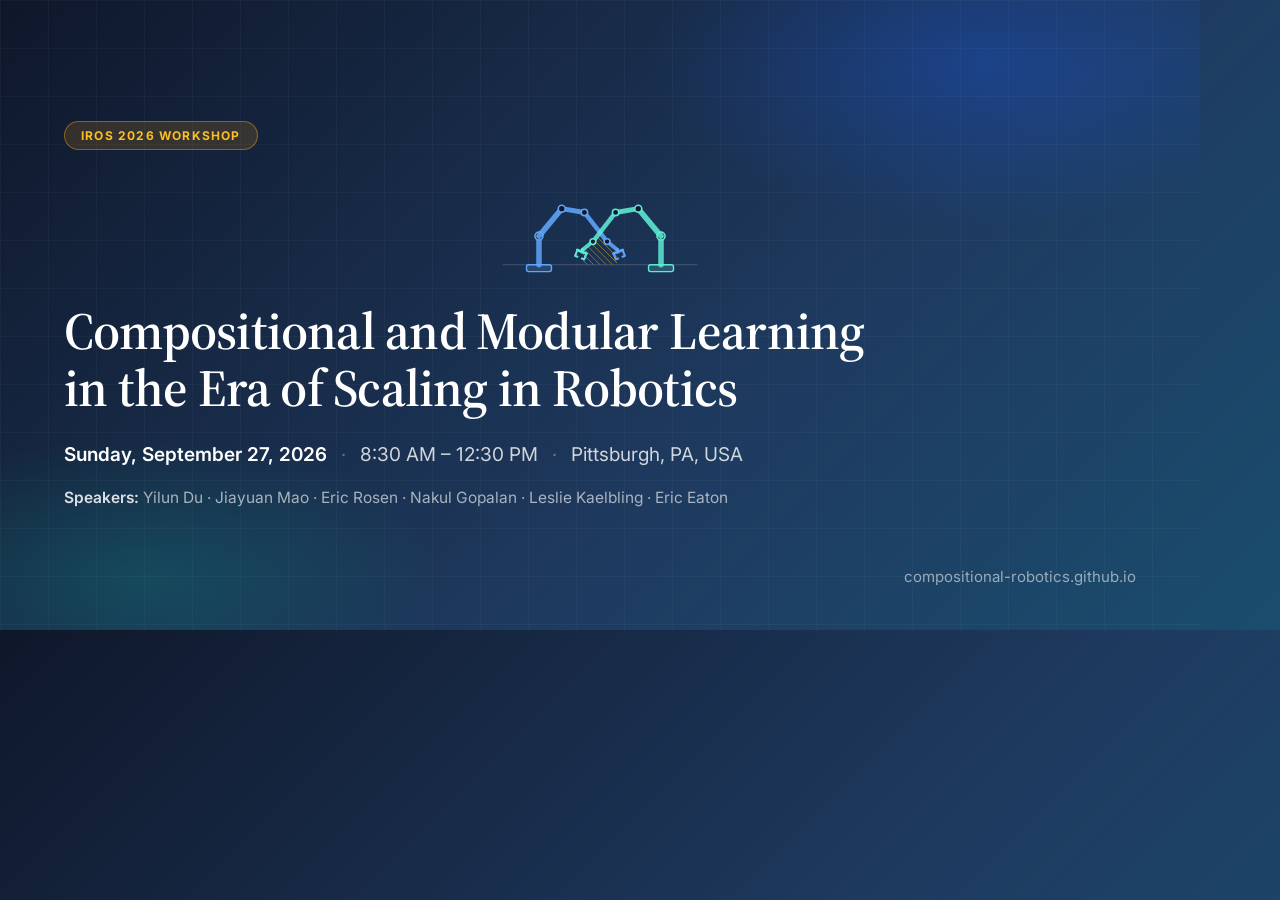
<file: promo/og-card.html>
<!doctype html><html><head><meta charset="utf-8">
<link rel="preconnect" href="https://fonts.googleapis.com"><link rel="preconnect" href="https://fonts.gstatic.com" crossorigin>
<link href="https://fonts.googleapis.com/css2?family=Inter:wght@400;500;600;700&family=Source+Serif+4:wght@600&display=swap" rel="stylesheet">
<style>
*{margin:0;padding:0;box-sizing:border-box}
body{width:1200px;height:630px;overflow:hidden;font-family:Inter,system-ui,sans-serif;
  background:linear-gradient(135deg,#0f172a 0%,#1e3a5f 60%,#1a4d6e 100%);color:#fff;position:relative}
body::before{content:'';position:absolute;inset:0;
  background:radial-gradient(ellipse 45% 42% at 82% 10%,rgba(26,86,219,.36) 0,transparent 62%),
             radial-gradient(ellipse 42% 38% at 12% 92%,rgba(13,148,136,.28) 0,transparent 60%)}
body::after{content:'';position:absolute;inset:0;
  background-image:linear-gradient(rgba(255,255,255,.03) 1px,transparent 1px),
                   linear-gradient(90deg,rgba(255,255,255,.03) 1px,transparent 1px);background-size:48px 48px}
.wrap{position:relative;z-index:2;height:100%;display:flex;flex-direction:column;justify-content:center;padding:56px 64px}
.badge{align-self:flex-start;padding:6px 16px;border-radius:100px;background:rgba(245,158,11,.15);
  border:1px solid rgba(245,158,11,.45);color:#fbbf24;font-size:12px;font-weight:700;letter-spacing:.1em;text-transform:uppercase}
img{height:104px;width:auto;margin:26px 0 22px}
h1{font-family:'Source Serif 4',Georgia,serif;font-weight:600;font-size:52px;line-height:1.1;letter-spacing:-.015em;max-width:1010px}
.meta{display:flex;align-items:center;gap:14px;margin-top:26px;font-size:19px;color:rgba(255,255,255,.80)}
.meta b{color:#fff;font-weight:600}
.dot{opacity:.4}
.speakers{margin-top:20px;font-size:15.5px;color:rgba(255,255,255,.62);line-height:1.5}
.speakers b{color:rgba(255,255,255,.85);font-weight:600}
.url{position:absolute;right:64px;bottom:44px;font-size:15px;color:rgba(255,255,255,.55)}
</style></head><body><div class="wrap">
  <span class="badge">IROS 2026 Workshop</span>
  <img src="../img/logo.svg" alt="">
  <h1>Compositional and Modular Learning<br>in the Era of Scaling in Robotics</h1>
  <div class="meta"><b>Sunday, September 27, 2026</b><span class="dot">·</span><span>8:30 AM – 12:30 PM</span>
    <span class="dot">·</span><span>Pittsburgh, PA, USA</span></div>
  <div class="speakers"><b>Speakers:</b> Yilun Du · Jiayuan Mao · Eric Rosen · Nakul Gopalan · Leslie Kaelbling · Eric Eaton</div>
  <div class="url">compositional-robotics.github.io</div>
</div></body></html>
</file>
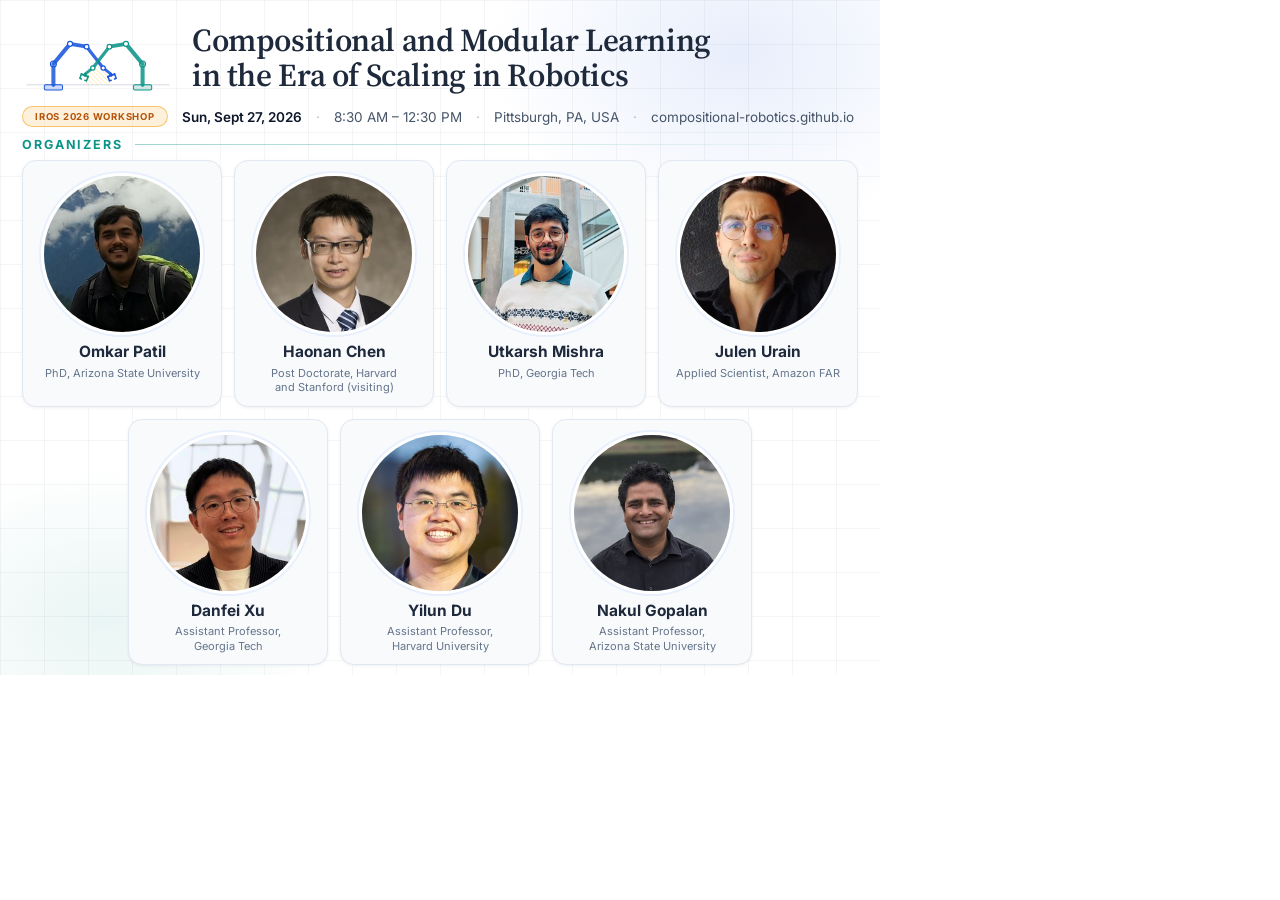
<file: promo/organizers-light.html>
<!doctype html><html><head><meta charset="utf-8">
<link rel="preconnect" href="https://fonts.googleapis.com"><link rel="preconnect" href="https://fonts.gstatic.com" crossorigin>
<link href="https://fonts.googleapis.com/css2?family=Inter:wght@400;500;600;700&family=Source+Serif+4:wght@600&display=swap" rel="stylesheet">
<style>
*{margin:0;padding:0;box-sizing:border-box}
body{width:880px;height:675px;overflow:hidden;font-family:Inter,system-ui,sans-serif;
  background:#ffffff;color:#1e293b;position:relative}
body::before{content:'';position:absolute;inset:0;
  background:radial-gradient(ellipse 46% 42% at 84% 8%,rgba(26,86,219,.10) 0,transparent 62%),
             radial-gradient(ellipse 42% 38% at 12% 92%,rgba(13,148,136,.09) 0,transparent 60%)}
body::after{content:'';position:absolute;inset:0;
  background-image:linear-gradient(rgba(30,41,59,.045) 1px,transparent 1px),
                   linear-gradient(90deg,rgba(30,41,59,.045) 1px,transparent 1px);background-size:44px 44px}
.wrap{position:relative;z-index:2;height:100%;display:flex;flex-direction:column;padding:20px 22px 20px}
.titleline{display:flex;align-items:center;gap:18px}
.titleline img{height:76px;width:auto;flex-shrink:0}
h1{font-family:'Source Serif 4',Georgia,serif;font-weight:600;font-size:32px;line-height:1.08;letter-spacing:-.012em;flex:1}
.detailline{display:flex;align-items:center;gap:14px;margin-top:10px;font-size:13.5px;
  color:#475569;white-space:nowrap}
.badge{padding:4px 12px;border-radius:100px;background:rgba(245,158,11,.14);
  border:1px solid rgba(245,158,11,.55);color:#b45309;font-size:9.5px;font-weight:700;letter-spacing:.08em;text-transform:uppercase}
.detailline b{color:#0f172a;font-weight:600}
.dot{opacity:.4}
.kicker{font-size:12.5px;font-weight:700;letter-spacing:.15em;text-transform:uppercase;color:#0d9488;
  margin:10px 0 8px;display:flex;align-items:center;gap:12px}
.kicker::after{content:'';flex:1;height:1px;background:linear-gradient(90deg,rgba(13,148,136,.40),transparent)}
.grid{display:flex;flex-wrap:wrap;justify-content:center;align-content:center;gap:12px;flex:1}
.p{flex:0 1 calc((100% - 3 * 12px) / 4);min-width:0;display:flex;flex-direction:column;align-items:center;text-align:center;
  background:#f8fafc;border:1px solid #e2e8f0;box-shadow:0 1px 3px rgba(15,23,42,.06);border-radius:14px;padding:12px 8px 10px}
.p img{border-radius:50%;object-fit:cover;border:3px solid #ffffff;box-shadow:0 0 0 2px #e8f0fe;margin-bottom:8px}
.n{font-size:15.5px;font-weight:700;line-height:1.2;text-wrap:balance}
.a{font-size:11px;color:#64748b;line-height:1.35;margin-top:4px;min-height:30px;text-wrap:balance;padding:0 4px}
</style></head><body><div class="wrap">
  <div class="titleline">
    <img src="logo-light.svg" alt="">
    <h1>Compositional and Modular Learning<br>in the Era of Scaling in Robotics</h1>
  </div>
  <div class="detailline">
    <span class="badge">IROS 2026 Workshop</span>
    <span><b>Sun, Sept 27, 2026</b></span><span class="dot">·</span>
    <span>8:30 AM – 12:30 PM</span><span class="dot">·</span>
    <span>Pittsburgh, PA, USA</span><span class="dot">·</span>
    <span>compositional-robotics.github.io</span>
  </div>
  <div class="kicker">Organizers</div>
  <div class="grid"><div class="p"><img src="../img/organizers/omkar-patil.jpg" width="162" height="162" alt=""><div class="n">Omkar Patil</div><div class="a">PhD, Arizona State University</div></div><div class="p"><img src="../img/organizers/haonan-chen.jpg" width="162" height="162" alt=""><div class="n">Haonan Chen</div><div class="a">Post Doctorate, Harvard and Stanford (visiting)</div></div><div class="p"><img src="../img/organizers/utkarsh-mishra.jpg" width="162" height="162" alt=""><div class="n">Utkarsh Mishra</div><div class="a">PhD, Georgia Tech</div></div><div class="p"><img src="../img/organizers/julen-urain.jpg" width="162" height="162" alt=""><div class="n">Julen Urain</div><div class="a">Applied Scientist, Amazon FAR</div></div><div class="p"><img src="../img/organizers/danfei-xu.jpg" width="162" height="162" alt=""><div class="n">Danfei Xu</div><div class="a">Assistant Professor, Georgia Tech</div></div><div class="p"><img src="../img/organizers/yilun-du.jpg" width="162" height="162" alt=""><div class="n">Yilun Du</div><div class="a">Assistant Professor, Harvard University</div></div><div class="p"><img src="../img/organizers/nakul-gopalan.jpg" width="162" height="162" alt=""><div class="n">Nakul Gopalan</div><div class="a">Assistant Professor, Arizona State University</div></div></div>
</div></body></html>
</file>
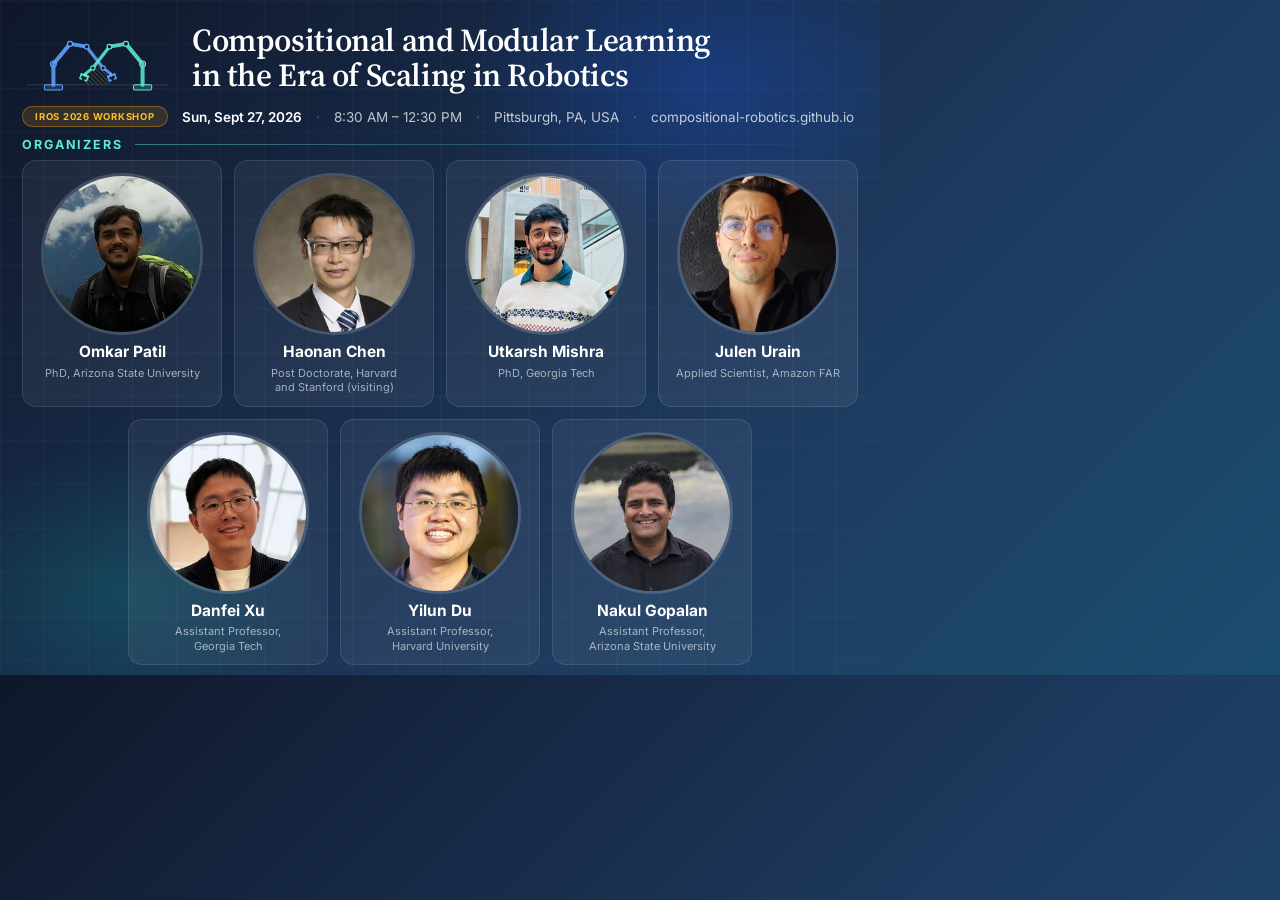
<file: promo/organizers.html>
<!doctype html><html><head><meta charset="utf-8">
<link rel="preconnect" href="https://fonts.googleapis.com"><link rel="preconnect" href="https://fonts.gstatic.com" crossorigin>
<link href="https://fonts.googleapis.com/css2?family=Inter:wght@400;500;600;700&family=Source+Serif+4:wght@600&display=swap" rel="stylesheet">
<style>
*{margin:0;padding:0;box-sizing:border-box}
body{width:880px;height:675px;overflow:hidden;font-family:Inter,system-ui,sans-serif;
  background:linear-gradient(135deg,#0f172a 0%,#1e3a5f 60%,#1a4d6e 100%);color:#fff;position:relative}
body::before{content:'';position:absolute;inset:0;
  background:radial-gradient(ellipse 45% 40% at 80% 12%,rgba(26,86,219,.34) 0,transparent 62%),
             radial-gradient(ellipse 40% 36% at 14% 88%,rgba(13,148,136,.26) 0,transparent 60%)}
body::after{content:'';position:absolute;inset:0;
  background-image:linear-gradient(rgba(255,255,255,.028) 1px,transparent 1px),
                   linear-gradient(90deg,rgba(255,255,255,.028) 1px,transparent 1px);background-size:44px 44px}
.wrap{position:relative;z-index:2;height:100%;display:flex;flex-direction:column;padding:20px 22px 20px}
.titleline{display:flex;align-items:center;gap:18px}
.titleline img{height:76px;width:auto;flex-shrink:0}
h1{font-family:'Source Serif 4',Georgia,serif;font-weight:600;font-size:32px;line-height:1.08;letter-spacing:-.012em;flex:1}
.detailline{display:flex;align-items:center;gap:14px;margin-top:10px;font-size:13.5px;
  color:rgba(255,255,255,.74);white-space:nowrap}
.badge{padding:4px 12px;border-radius:100px;background:rgba(245,158,11,.15);
  border:1px solid rgba(245,158,11,.4);color:#fbbf24;font-size:9.5px;font-weight:700;letter-spacing:.08em;text-transform:uppercase}
.detailline b{color:#fff;font-weight:600}
.dot{opacity:.4}
.kicker{font-size:12.5px;font-weight:700;letter-spacing:.15em;text-transform:uppercase;color:#5eead4;
  margin:10px 0 8px;display:flex;align-items:center;gap:12px}
.kicker::after{content:'';flex:1;height:1px;background:linear-gradient(90deg,rgba(94,234,212,.45),transparent)}
.grid{display:flex;flex-wrap:wrap;justify-content:center;align-content:center;gap:12px;flex:1}
.p{flex:0 1 calc((100% - 3 * 12px) / 4);min-width:0;display:flex;flex-direction:column;align-items:center;text-align:center;
  background:rgba(255,255,255,.055);border:1px solid rgba(255,255,255,.10);border-radius:14px;padding:12px 8px 10px}
.p img{border-radius:50%;object-fit:cover;border:3px solid rgba(255,255,255,.16);margin-bottom:8px}
.n{font-size:15.5px;font-weight:700;line-height:1.2;text-wrap:balance}
.a{font-size:11px;color:rgba(255,255,255,.60);line-height:1.35;margin-top:4px;min-height:30px;text-wrap:balance;padding:0 4px}
</style></head><body><div class="wrap">
  <div class="titleline">
    <img src="../img/logo.svg" alt="">
    <h1>Compositional and Modular Learning<br>in the Era of Scaling in Robotics</h1>
  </div>
  <div class="detailline">
    <span class="badge">IROS 2026 Workshop</span>
    <span><b>Sun, Sept 27, 2026</b></span><span class="dot">·</span>
    <span>8:30 AM – 12:30 PM</span><span class="dot">·</span>
    <span>Pittsburgh, PA, USA</span><span class="dot">·</span>
    <span>compositional-robotics.github.io</span>
  </div>
  <div class="kicker">Organizers</div>
  <div class="grid"><div class="p"><img src="../img/organizers/omkar-patil.jpg" width="162" height="162" alt=""><div class="n">Omkar Patil</div><div class="a">PhD, Arizona State University</div></div><div class="p"><img src="../img/organizers/haonan-chen.jpg" width="162" height="162" alt=""><div class="n">Haonan Chen</div><div class="a">Post Doctorate, Harvard and Stanford (visiting)</div></div><div class="p"><img src="../img/organizers/utkarsh-mishra.jpg" width="162" height="162" alt=""><div class="n">Utkarsh Mishra</div><div class="a">PhD, Georgia Tech</div></div><div class="p"><img src="../img/organizers/julen-urain.jpg" width="162" height="162" alt=""><div class="n">Julen Urain</div><div class="a">Applied Scientist, Amazon FAR</div></div><div class="p"><img src="../img/organizers/danfei-xu.jpg" width="162" height="162" alt=""><div class="n">Danfei Xu</div><div class="a">Assistant Professor, Georgia Tech</div></div><div class="p"><img src="../img/organizers/yilun-du.jpg" width="162" height="162" alt=""><div class="n">Yilun Du</div><div class="a">Assistant Professor, Harvard University</div></div><div class="p"><img src="../img/organizers/nakul-gopalan.jpg" width="162" height="162" alt=""><div class="n">Nakul Gopalan</div><div class="a">Assistant Professor, Arizona State University</div></div></div>
</div></body></html>
</file>
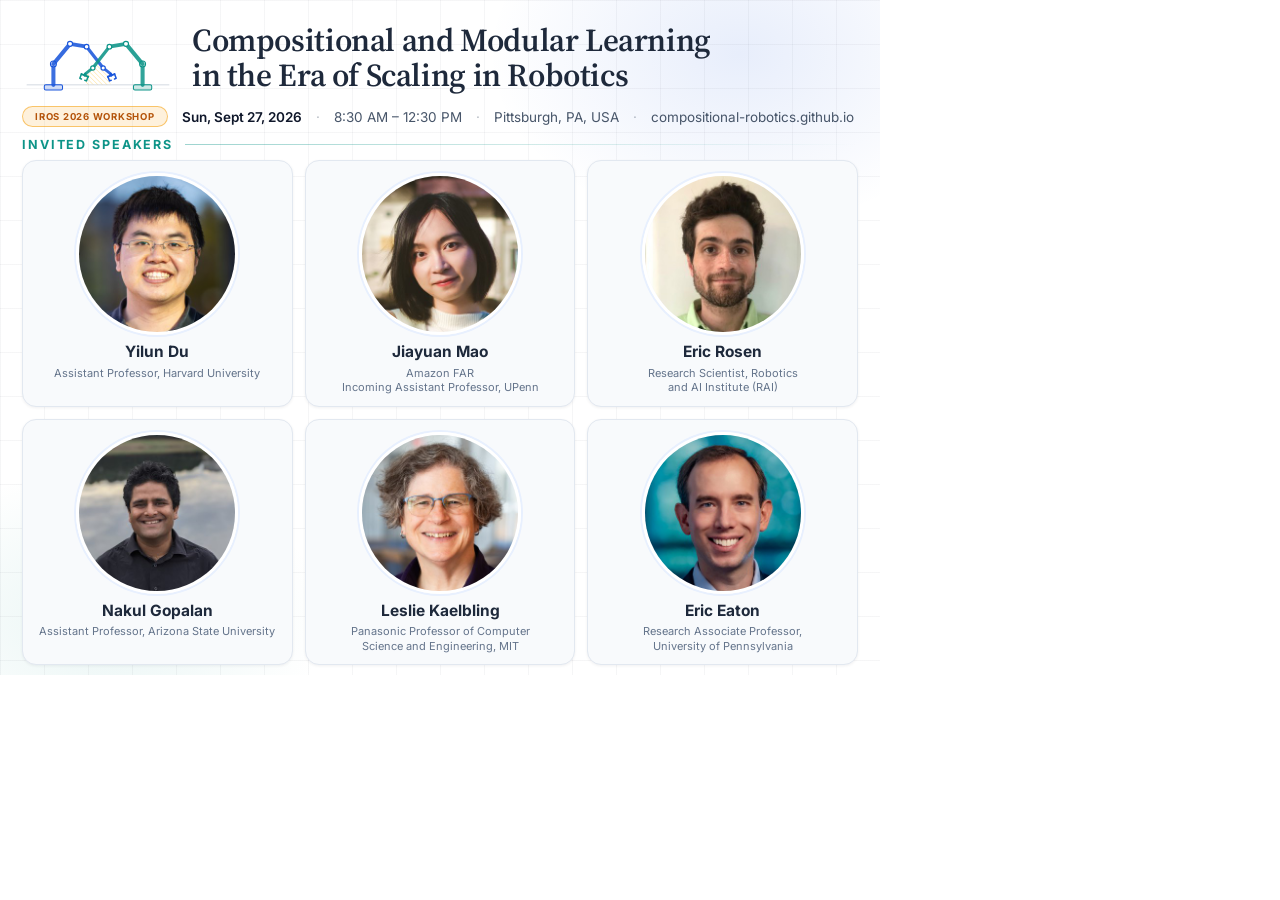
<file: promo/speakers-light.html>
<!doctype html><html><head><meta charset="utf-8">
<link rel="preconnect" href="https://fonts.googleapis.com"><link rel="preconnect" href="https://fonts.gstatic.com" crossorigin>
<link href="https://fonts.googleapis.com/css2?family=Inter:wght@400;500;600;700&family=Source+Serif+4:wght@600&display=swap" rel="stylesheet">
<style>
*{margin:0;padding:0;box-sizing:border-box}
body{width:880px;height:675px;overflow:hidden;font-family:Inter,system-ui,sans-serif;
  background:#ffffff;color:#1e293b;position:relative}
body::before{content:'';position:absolute;inset:0;
  background:radial-gradient(ellipse 46% 42% at 84% 8%,rgba(26,86,219,.10) 0,transparent 62%),
             radial-gradient(ellipse 42% 38% at 12% 92%,rgba(13,148,136,.09) 0,transparent 60%)}
body::after{content:'';position:absolute;inset:0;
  background-image:linear-gradient(rgba(30,41,59,.045) 1px,transparent 1px),
                   linear-gradient(90deg,rgba(30,41,59,.045) 1px,transparent 1px);background-size:44px 44px}
.wrap{position:relative;z-index:2;height:100%;display:flex;flex-direction:column;padding:20px 22px 20px}
.titleline{display:flex;align-items:center;gap:18px}
.titleline img{height:76px;width:auto;flex-shrink:0}
h1{font-family:'Source Serif 4',Georgia,serif;font-weight:600;font-size:32px;line-height:1.08;letter-spacing:-.012em;flex:1}
.detailline{display:flex;align-items:center;gap:14px;margin-top:10px;font-size:13.5px;
  color:#475569;white-space:nowrap}
.badge{padding:4px 12px;border-radius:100px;background:rgba(245,158,11,.14);
  border:1px solid rgba(245,158,11,.55);color:#b45309;font-size:9.5px;font-weight:700;letter-spacing:.08em;text-transform:uppercase}
.detailline b{color:#0f172a;font-weight:600}
.dot{opacity:.4}
.kicker{font-size:12.5px;font-weight:700;letter-spacing:.15em;text-transform:uppercase;color:#0d9488;
  margin:10px 0 8px;display:flex;align-items:center;gap:12px}
.kicker::after{content:'';flex:1;height:1px;background:linear-gradient(90deg,rgba(13,148,136,.40),transparent)}
.grid{display:flex;flex-wrap:wrap;justify-content:center;align-content:center;gap:12px;flex:1}
.p{flex:0 1 calc((100% - 2 * 12px) / 3);min-width:0;display:flex;flex-direction:column;align-items:center;text-align:center;
  background:#f8fafc;border:1px solid #e2e8f0;box-shadow:0 1px 3px rgba(15,23,42,.06);border-radius:14px;padding:12px 8px 10px}
.p img{border-radius:50%;object-fit:cover;border:3px solid #ffffff;box-shadow:0 0 0 2px #e8f0fe;margin-bottom:8px}
.n{font-size:15.5px;font-weight:700;line-height:1.2;text-wrap:balance}
.a{font-size:11px;color:#64748b;line-height:1.35;margin-top:4px;min-height:30px;text-wrap:balance;padding:0 4px}
</style></head><body><div class="wrap">
  <div class="titleline">
    <img src="logo-light.svg" alt="">
    <h1>Compositional and Modular Learning<br>in the Era of Scaling in Robotics</h1>
  </div>
  <div class="detailline">
    <span class="badge">IROS 2026 Workshop</span>
    <span><b>Sun, Sept 27, 2026</b></span><span class="dot">·</span>
    <span>8:30 AM – 12:30 PM</span><span class="dot">·</span>
    <span>Pittsburgh, PA, USA</span><span class="dot">·</span>
    <span>compositional-robotics.github.io</span>
  </div>
  <div class="kicker">Invited Speakers</div>
  <div class="grid"><div class="p"><img src="../img/speakers/yilun-du.jpg" width="162" height="162" alt=""><div class="n">Yilun Du</div><div class="a">Assistant Professor, Harvard University</div></div><div class="p"><img src="../img/speakers/jiayuan-mao.jpg" width="162" height="162" alt=""><div class="n">Jiayuan Mao</div><div class="a">Amazon FAR<br>Incoming Assistant Professor, UPenn</div></div><div class="p"><img src="../img/speakers/eric-rosen.jpg" width="162" height="162" alt=""><div class="n">Eric Rosen</div><div class="a">Research Scientist, Robotics and AI Institute (RAI)</div></div><div class="p"><img src="../img/speakers/nakul-gopalan.jpg" width="162" height="162" alt=""><div class="n">Nakul Gopalan</div><div class="a">Assistant Professor, Arizona State University</div></div><div class="p"><img src="../img/speakers/leslie-kaelbling.jpg" width="162" height="162" alt=""><div class="n">Leslie Kaelbling</div><div class="a">Panasonic Professor of Computer Science and Engineering, MIT</div></div><div class="p"><img src="../img/speakers/eric-eaton.jpg" width="162" height="162" alt=""><div class="n">Eric Eaton</div><div class="a">Research Associate Professor, University of Pennsylvania</div></div></div>
</div></body></html>
</file>
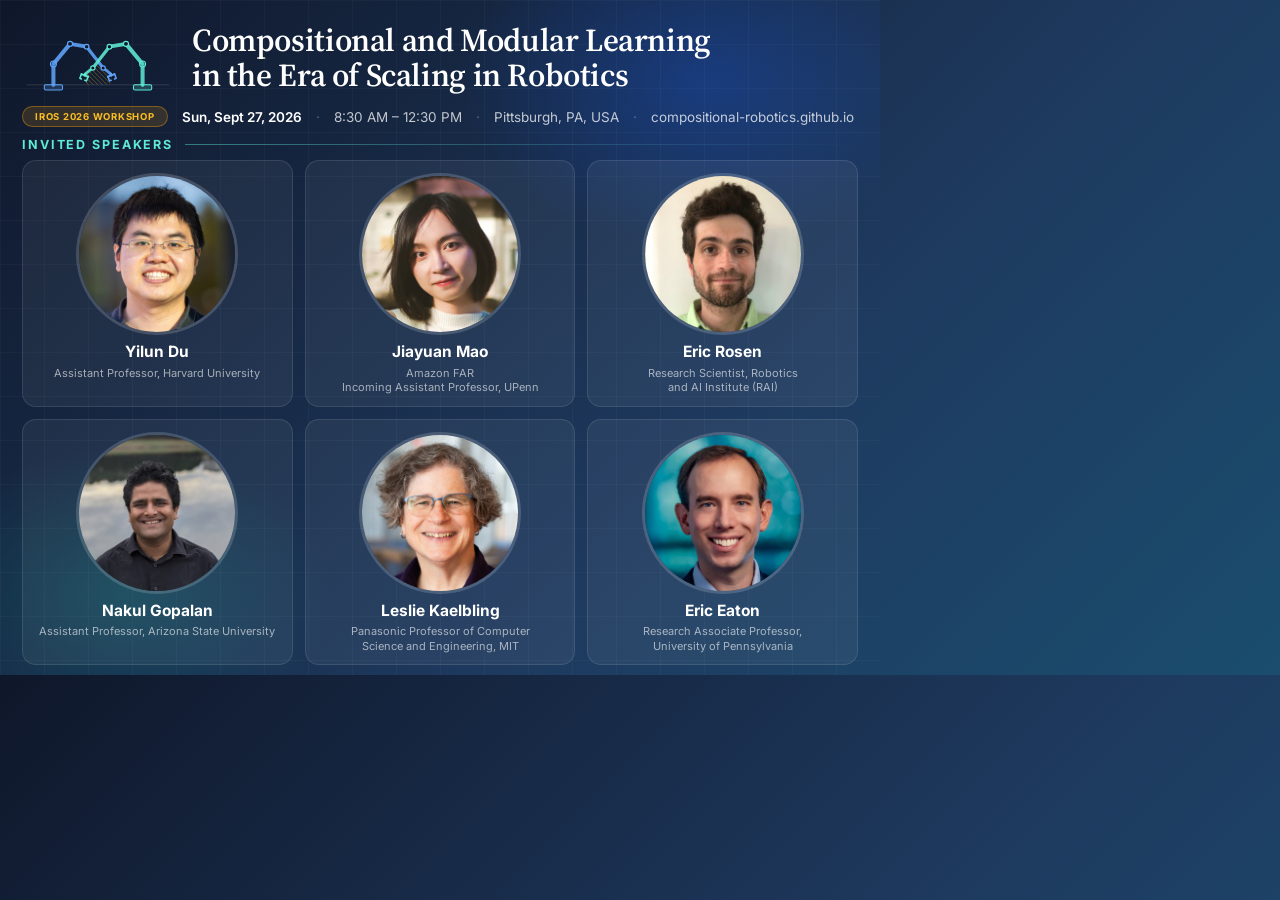
<file: promo/speakers.html>
<!doctype html><html><head><meta charset="utf-8">
<link rel="preconnect" href="https://fonts.googleapis.com"><link rel="preconnect" href="https://fonts.gstatic.com" crossorigin>
<link href="https://fonts.googleapis.com/css2?family=Inter:wght@400;500;600;700&family=Source+Serif+4:wght@600&display=swap" rel="stylesheet">
<style>
*{margin:0;padding:0;box-sizing:border-box}
body{width:880px;height:675px;overflow:hidden;font-family:Inter,system-ui,sans-serif;
  background:linear-gradient(135deg,#0f172a 0%,#1e3a5f 60%,#1a4d6e 100%);color:#fff;position:relative}
body::before{content:'';position:absolute;inset:0;
  background:radial-gradient(ellipse 45% 40% at 80% 12%,rgba(26,86,219,.34) 0,transparent 62%),
             radial-gradient(ellipse 40% 36% at 14% 88%,rgba(13,148,136,.26) 0,transparent 60%)}
body::after{content:'';position:absolute;inset:0;
  background-image:linear-gradient(rgba(255,255,255,.028) 1px,transparent 1px),
                   linear-gradient(90deg,rgba(255,255,255,.028) 1px,transparent 1px);background-size:44px 44px}
.wrap{position:relative;z-index:2;height:100%;display:flex;flex-direction:column;padding:20px 22px 20px}
.titleline{display:flex;align-items:center;gap:18px}
.titleline img{height:76px;width:auto;flex-shrink:0}
h1{font-family:'Source Serif 4',Georgia,serif;font-weight:600;font-size:32px;line-height:1.08;letter-spacing:-.012em;flex:1}
.detailline{display:flex;align-items:center;gap:14px;margin-top:10px;font-size:13.5px;
  color:rgba(255,255,255,.74);white-space:nowrap}
.badge{padding:4px 12px;border-radius:100px;background:rgba(245,158,11,.15);
  border:1px solid rgba(245,158,11,.4);color:#fbbf24;font-size:9.5px;font-weight:700;letter-spacing:.08em;text-transform:uppercase}
.detailline b{color:#fff;font-weight:600}
.dot{opacity:.4}
.kicker{font-size:12.5px;font-weight:700;letter-spacing:.15em;text-transform:uppercase;color:#5eead4;
  margin:10px 0 8px;display:flex;align-items:center;gap:12px}
.kicker::after{content:'';flex:1;height:1px;background:linear-gradient(90deg,rgba(94,234,212,.45),transparent)}
.grid{display:flex;flex-wrap:wrap;justify-content:center;align-content:center;gap:12px;flex:1}
.p{flex:0 1 calc((100% - 2 * 12px) / 3);min-width:0;display:flex;flex-direction:column;align-items:center;text-align:center;
  background:rgba(255,255,255,.055);border:1px solid rgba(255,255,255,.10);border-radius:14px;padding:12px 8px 10px}
.p img{border-radius:50%;object-fit:cover;border:3px solid rgba(255,255,255,.16);margin-bottom:8px}
.n{font-size:15.5px;font-weight:700;line-height:1.2;text-wrap:balance}
.a{font-size:11px;color:rgba(255,255,255,.60);line-height:1.35;margin-top:4px;min-height:30px;text-wrap:balance;padding:0 4px}
</style></head><body><div class="wrap">
  <div class="titleline">
    <img src="../img/logo.svg" alt="">
    <h1>Compositional and Modular Learning<br>in the Era of Scaling in Robotics</h1>
  </div>
  <div class="detailline">
    <span class="badge">IROS 2026 Workshop</span>
    <span><b>Sun, Sept 27, 2026</b></span><span class="dot">·</span>
    <span>8:30 AM – 12:30 PM</span><span class="dot">·</span>
    <span>Pittsburgh, PA, USA</span><span class="dot">·</span>
    <span>compositional-robotics.github.io</span>
  </div>
  <div class="kicker">Invited Speakers</div>
  <div class="grid"><div class="p"><img src="../img/speakers/yilun-du.jpg" width="162" height="162" alt=""><div class="n">Yilun Du</div><div class="a">Assistant Professor, Harvard University</div></div><div class="p"><img src="../img/speakers/jiayuan-mao.jpg" width="162" height="162" alt=""><div class="n">Jiayuan Mao</div><div class="a">Amazon FAR<br>Incoming Assistant Professor, UPenn</div></div><div class="p"><img src="../img/speakers/eric-rosen.jpg" width="162" height="162" alt=""><div class="n">Eric Rosen</div><div class="a">Research Scientist, Robotics and AI Institute (RAI)</div></div><div class="p"><img src="../img/speakers/nakul-gopalan.jpg" width="162" height="162" alt=""><div class="n">Nakul Gopalan</div><div class="a">Assistant Professor, Arizona State University</div></div><div class="p"><img src="../img/speakers/leslie-kaelbling.jpg" width="162" height="162" alt=""><div class="n">Leslie Kaelbling</div><div class="a">Panasonic Professor of Computer Science and Engineering, MIT</div></div><div class="p"><img src="../img/speakers/eric-eaton.jpg" width="162" height="162" alt=""><div class="n">Eric Eaton</div><div class="a">Research Associate Professor, University of Pennsylvania</div></div></div>
</div></body></html>
</file>
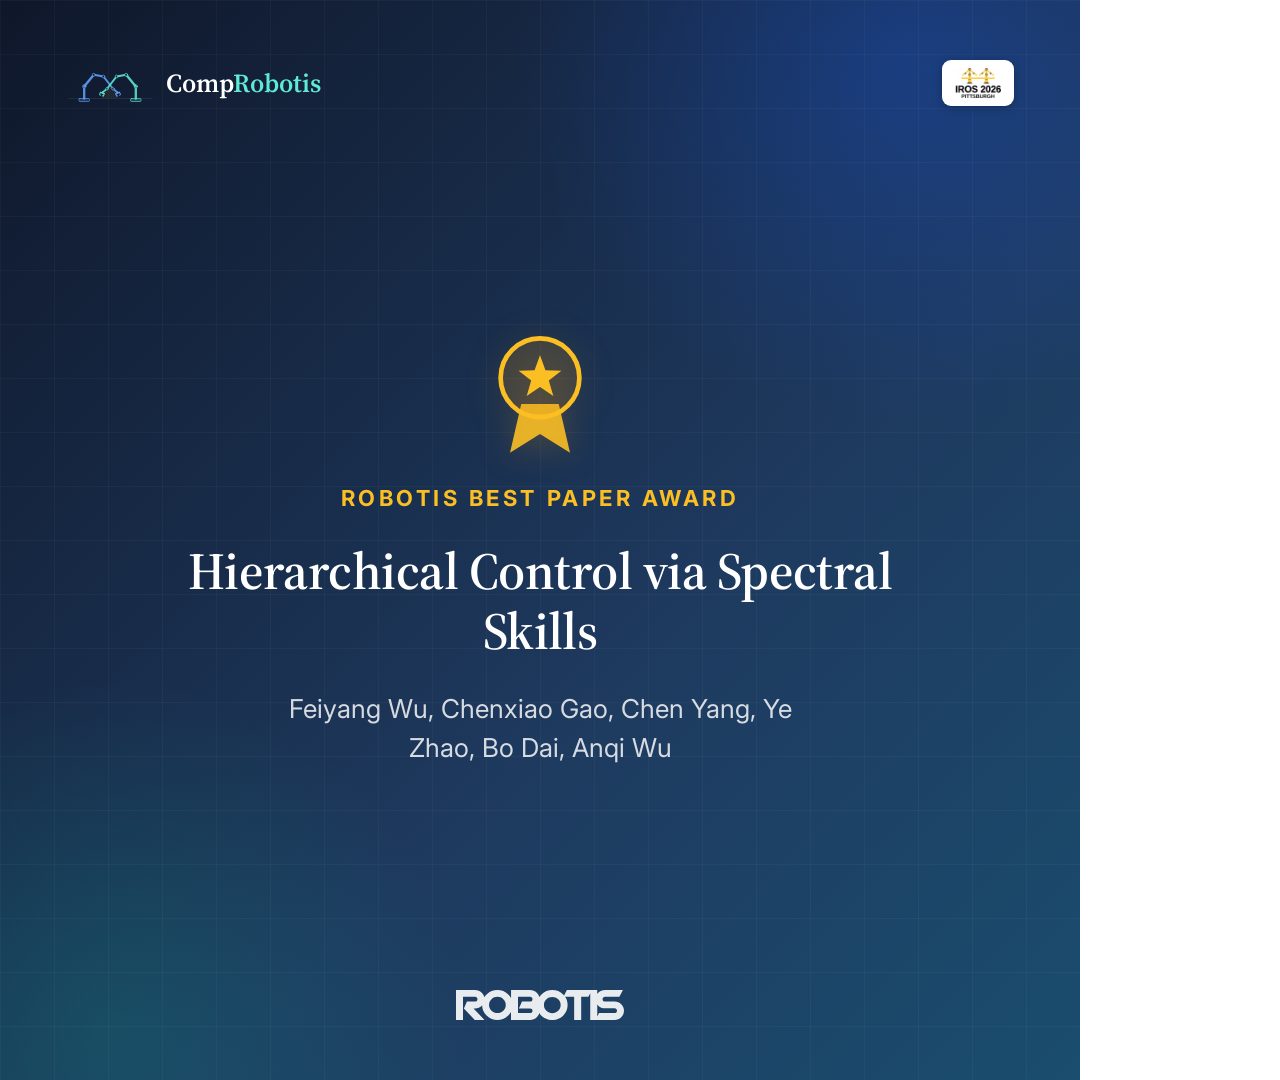
<file: slides/award-card.html>
<!doctype html>
<html lang="en"><head><meta charset="utf-8">
<link rel="preconnect" href="https://fonts.googleapis.com">
<link rel="preconnect" href="https://fonts.gstatic.com" crossorigin>
<link href="https://fonts.googleapis.com/css2?family=Inter:wght@400;500;600;700&family=Source+Serif+4:wght@600;700&display=swap" rel="stylesheet">
<style>
  * { margin:0; padding:0; box-sizing:border-box; }
  :root { --teal:#5eead4; --amber:#fbbf24; }
  html,body { width:1080px; height:1080px; }
  .card {
    width:1080px; height:1080px; position:relative; overflow:hidden;
    font-family:'Inter',system-ui,sans-serif; color:#e5edf7;
    padding:60px 66px; display:flex; flex-direction:column;
    background:
      radial-gradient(ellipse 60% 55% at 84% 6%, rgba(26,86,219,0.34) 0%, transparent 60%),
      radial-gradient(ellipse 55% 55% at 10% 96%, rgba(13,148,136,0.26) 0%, transparent 60%),
      linear-gradient(135deg, #0f172a 0%, #1e3a5f 60%, #1a4d6e 100%);
  }
  .card::before { content:''; position:absolute; inset:0; pointer-events:none;
    background-image:
      linear-gradient(rgba(255,255,255,0.03) 1px, transparent 1px),
      linear-gradient(90deg, rgba(255,255,255,0.03) 1px, transparent 1px);
    background-size:54px 54px; }
  .header, .center, .footer { position:relative; z-index:1; }
  .header { display:flex; align-items:center; justify-content:space-between; }
  .ah-left { display:flex; align-items:center; gap:12px; }
  .ah-left img { height:44px; width:auto; }
  .ah-name { font-family:'Source Serif 4',serif; font-size:26px; font-weight:600; }
  .ah-name .c{color:#fff;} .ah-name .t{color:var(--teal);}
  .ah-iros { height:46px; width:auto; background:#fff; padding:8px 13px; border-radius:9px; box-shadow:0 2px 10px rgba(0,0,0,0.25); }
  .center { flex:1; display:flex; flex-direction:column; align-items:center; justify-content:center; text-align:center; }
  .emblem { width:120px; height:132px; margin-bottom:24px; filter:drop-shadow(0 4px 16px rgba(245,158,11,0.25)); }
  .eyebrow { font-size:22px; font-weight:700; letter-spacing:0.16em; text-transform:uppercase; color:var(--amber); margin-bottom:30px; }
  .title { font-family:'Source Serif 4',serif; font-weight:600; color:#fff; line-height:1.16; letter-spacing:-0.01em;
    font-size:52px; max-width:15em; margin-bottom:28px; }
  .authors { font-size:26px; line-height:1.5; color:rgba(255,255,255,0.82); max-width:20em; }
  .footer { display:flex; align-items:center; justify-content:center; gap:14px; }
  .footer img { height:30px; width:auto; opacity:0.9; }
  /* size classes to keep long titles fitting */
  .t-long .title { font-size:46px; }
  .t-xlong .title { font-size:42px; }
</style></head>
<body>
  <div class="card" id="card">
    <div class="header">
      <div class="ah-left"><img src="../img/logo.svg" alt=""><span class="ah-name"><span class="c">Comp</span><span class="t">Robotis</span></span></div>
      <img class="ah-iros" src="../img/iros-2026-logo.png" alt="IROS 2026">
    </div>
    <div class="center">
      <div class="emblem"><svg viewBox="0 0 64 70" fill="none" aria-hidden="true"><path d="M22 40 L16 66 L32 56 L48 66 L42 40 Z" fill="#fbbf24" opacity="0.9"/><circle cx="32" cy="26" r="21" fill="rgba(245,158,11,0.14)" stroke="#fbbf24" stroke-width="2.5"/><path d="M32.0,14.0 L34.9,22.0 L43.4,22.3 L36.7,27.5 L39.1,35.7 L32.0,30.9 L24.9,35.7 L27.3,27.5 L20.6,22.3 L29.1,22.0 Z" fill="#fbbf24"/></svg></div>
      <div class="eyebrow">ROBOTIS Best Paper Award</div>
      <h1 class="title" id="title"></h1>
      <div class="authors" id="authors"></div>
    </div>
    <div class="footer"><img src="../img/robotis-logo.svg" alt="ROBOTIS"></div>
  </div>
  <script>
    var PAPERS = [["Hierarchical Control via Spectral Skills", "Feiyang Wu, Chenxiao Gao, Chen Yang, Ye Zhao, Bo Dai, Anqi Wu"], ["LiLo-VLA: Compositional Long-Horizon Manipulation via Linked Object-Centric Policies", "Yue Yang, Shuo Cheng, Yu Fang, Homanga Bharadhwaj, Mingyu Ding, Gedas Bertasius, Daniel Szafir"], ["Language Steerable Kernels: Equivariant Language Mapping for Data-Efficient Manipulation", "Mingxi Jia, Haojie Huang, Zhewen Zhang, Chenghao Wang, Linfeng Zhao, Dian Wang, Jason Xinyu Liu, Robin Walters, Robert Platt, Stefanie Tellex"]];
    var i = parseInt((location.hash||'#0').slice(1),10) || 0;
    var p = PAPERS[i] || PAPERS[0];
    document.getElementById('title').textContent = p[0];
    document.getElementById('authors').textContent = p[1];
    var card = document.getElementById('card');
    if (p[0].length > 70) card.classList.add('t-xlong');
    else if (p[0].length > 45) card.classList.add('t-long');
  </script>
</body></html>
</file>
<file: css/style.css>
/* =========================================================
   IROS 2026 Workshop — Compositional & Modular Learning
   Main Stylesheet
   ========================================================= */

/* ---- CSS Variables ---- */
:root {
  --color-primary: #1a56db;
  --color-primary-dark: #1342b0;
  --color-primary-light: #e8f0fe;
  --color-secondary: #0d9488;
  --color-accent: #f59e0b;

  --color-bg: #ffffff;
  --color-bg-alt: #f8fafc;
  --color-surface: #ffffff;
  --color-border: #e2e8f0;

  --color-text: #1e293b;
  --color-text-secondary: #475569;
  --color-text-muted: #94a3b8;

  --color-hero-start: #0f172a;
  --color-hero-end: #1e3a5f;

  --font-sans: 'Inter', system-ui, -apple-system, sans-serif;
  --font-serif: 'Source Serif 4', Georgia, serif;

  --radius-sm: 6px;
  --radius-md: 10px;
  --radius-lg: 16px;
  --radius-xl: 24px;

  --shadow-sm: 0 1px 3px rgba(0, 0, 0, 0.08), 0 1px 2px rgba(0, 0, 0, 0.04);
  --shadow-md: 0 4px 12px rgba(0, 0, 0, 0.10), 0 2px 4px rgba(0, 0, 0, 0.06);
  --shadow-lg: 0 10px 30px rgba(0, 0, 0, 0.12), 0 4px 8px rgba(0, 0, 0, 0.06);

  --nav-height: 64px;
  --container-max: 1140px;
  --section-padding: 80px;
}

/* ---- Reset & Base ---- */
*, *::before, *::after {
  box-sizing: border-box;
  margin: 0;
  padding: 0;
}

html {
  scroll-behavior: smooth;
  font-size: 16px;
}

body {
  font-family: var(--font-sans);
  color: var(--color-text);
  background: var(--color-bg);
  line-height: 1.6;
  -webkit-font-smoothing: antialiased;
}

img {
  max-width: 100%;
  display: block;
}

a {
  color: var(--color-primary);
  text-decoration: none;
  transition: color 0.2s;
}

a:hover {
  color: var(--color-primary-dark);
}

ul {
  list-style: none;
}

/* ---- Utility ---- */
.container {
  max-width: var(--container-max);
  margin: 0 auto;
  padding: 0 24px;
}

.section {
  padding: var(--section-padding) 0;
}

.section-alt {
  background: var(--color-bg-alt);
}

.section-header {
  text-align: center;
  margin-bottom: 56px;
}

.section-tag {
  display: inline-block;
  font-size: 0.75rem;
  font-weight: 600;
  letter-spacing: 0.1em;
  text-transform: uppercase;
  color: var(--color-primary);
  background: var(--color-primary-light);
  padding: 4px 12px;
  border-radius: 100px;
  margin-bottom: 12px;
}

.section-title {
  font-family: var(--font-serif);
  font-size: clamp(1.75rem, 3vw, 2.5rem);
  font-weight: 600;
  color: var(--color-text);
  line-height: 1.2;
  margin-bottom: 16px;
}

.section-desc {
  font-size: 1.05rem;
  color: var(--color-text-secondary);
  max-width: 640px;
  margin: 0 auto;
}

/* ---- Buttons ---- */
.btn {
  display: inline-flex;
  align-items: center;
  gap: 8px;
  padding: 12px 24px;
  border-radius: var(--radius-md);
  font-family: var(--font-sans);
  font-size: 0.95rem;
  font-weight: 600;
  cursor: pointer;
  transition: all 0.2s;
  text-decoration: none;
  border: 2px solid transparent;
}

.btn-primary {
  background: var(--color-primary);
  color: #ffffff;
  border-color: var(--color-primary);
}

.btn-primary:hover {
  background: var(--color-primary-dark);
  border-color: var(--color-primary-dark);
  color: #ffffff;
  transform: translateY(-1px);
  box-shadow: var(--shadow-md);
}

.btn-outline {
  background: transparent;
  color: var(--color-primary);
  border-color: var(--color-primary);
}

.btn-outline:hover {
  background: var(--color-primary-light);
  color: var(--color-primary-dark);
}

.btn-sm {
  padding: 8px 18px;
  font-size: 0.875rem;
}

.btn-disabled {
  opacity: 0.55;
  cursor: not-allowed;
  pointer-events: none;
}

/* ---- Navbar ---- */
.navbar {
  position: fixed;
  top: 0;
  left: 0;
  right: 0;
  height: var(--nav-height);
  background: rgba(15, 23, 42, 0.97);
  backdrop-filter: blur(12px);
  -webkit-backdrop-filter: blur(12px);
  z-index: 1000;
  border-bottom: 1px solid rgba(255, 255, 255, 0.08);
  transition: box-shadow 0.3s;
}

.navbar.scrolled {
  box-shadow: 0 4px 24px rgba(0, 0, 0, 0.25);
}

.nav-container {
  max-width: var(--container-max);
  margin: 0 auto;
  padding: 0 24px;
  height: 100%;
  display: flex;
  align-items: center;
  justify-content: space-between;
}

.nav-brand {
  display: inline-flex;
  align-items: center;
  gap: 10px;
  font-size: 0.95rem;
  font-weight: 700;
  color: #ffffff;
  letter-spacing: 0.01em;
  white-space: nowrap;
}

.nav-logo {
  height: 30px;
  width: auto;
  flex-shrink: 0;
}

.nav-brand:hover {
  color: rgba(255, 255, 255, 0.85);
}

.nav-links {
  display: flex;
  align-items: center;
  gap: 8px;
}

.nav-links a {
  color: rgba(255, 255, 255, 0.8);
  white-space: nowrap;
  font-size: 0.875rem;
  font-weight: 500;
  padding: 6px 12px;
  border-radius: var(--radius-sm);
  transition: all 0.2s;
}

.nav-links a:hover,
.nav-links a.active {
  color: #ffffff;
  background: rgba(255, 255, 255, 0.1);
}

.nav-toggle {
  display: none;
  flex-direction: column;
  gap: 5px;
  background: none;
  border: none;
  cursor: pointer;
  padding: 4px;
}

.nav-toggle span {
  display: block;
  width: 22px;
  height: 2px;
  background: #ffffff;
  border-radius: 2px;
  transition: all 0.3s;
}

/* ---- Hero ---- */
.hero {
  min-height: 100vh;
  background: linear-gradient(135deg, var(--color-hero-start) 0%, var(--color-hero-end) 60%, #1a4d6e 100%);
  display: flex;
  flex-direction: column;
  align-items: center;
  justify-content: center;
  position: relative;
  overflow: hidden;
  padding: calc(var(--nav-height) + 40px) 24px 80px;
}

.hero::before {
  content: '';
  position: absolute;
  inset: 0;
  background:
    radial-gradient(ellipse 70% 60% at 80% 20%, rgba(26, 86, 219, 0.18) 0%, transparent 60%),
    radial-gradient(ellipse 50% 40% at 20% 80%, rgba(13, 148, 136, 0.12) 0%, transparent 55%);
  pointer-events: none;
}

/* Grid overlay + component Gaussians composing into a mixture */
.hero::after {
  content: '';
  position: absolute;
  inset: 0;
  background-image:
    url("../img/gaussian-mixture.svg"),
    linear-gradient(rgba(255,255,255,0.03) 1px, transparent 1px),
    linear-gradient(90deg, rgba(255,255,255,0.03) 1px, transparent 1px);
  background-repeat: no-repeat, repeat, repeat;
  background-position: center bottom, 0 0, 0 0;
  background-size: min(1600px, 118%) auto, 48px 48px, 48px 48px;
  pointer-events: none;
}

.hero-overlay {
  position: absolute;
  inset: 0;
  background: rgba(0, 0, 0, 0.2);
}

.hero-content {
  position: relative;
  z-index: 2;
  text-align: center;
  max-width: 860px;
}

/* Two robot arms arching toward each other, grippers meeting */
.hero-emblem {
  display: flex;
  justify-content: center;
  margin-bottom: 18px;
}

.hero-emblem-svg {
  width: clamp(150px, 17vw, 210px);
  height: auto;
  filter: drop-shadow(0 3px 14px rgba(0, 0, 0, 0.35));
}

.conference-badge {
  display: inline-flex;
  align-items: center;
  gap: 8px;
  padding: 6px 18px;
  background: rgba(245, 158, 11, 0.15);
  border: 1px solid rgba(245, 158, 11, 0.4);
  border-radius: 100px;
  color: #fbbf24;
  font-size: 0.8rem;
  font-weight: 700;
  letter-spacing: 0.08em;
  text-transform: uppercase;
  margin-bottom: 24px;
}

.hero-title {
  font-family: var(--font-serif);
  font-size: clamp(1.8rem, 4.5vw, 3.5rem);
  font-weight: 600;
  color: #ffffff;
  line-height: 1.15;
  margin-bottom: 24px;
  text-shadow: 0 2px 20px rgba(0,0,0,0.3);
}

.hero-subtitle {
  font-size: 1rem;
  color: rgba(255, 255, 255, 0.7);
  margin-bottom: 20px;
}

.hero-awards {
  display: inline-flex;
  align-items: center;
  gap: 9px;
  margin-bottom: 30px;
  padding: 8px 18px;
  border-radius: 100px;
  background: rgba(245, 158, 11, 0.12);
  border: 1px solid rgba(245, 158, 11, 0.4);
  color: rgba(255, 255, 255, 0.85);
  font-size: 0.95rem;
  font-weight: 500;
}

.hero-awards strong { color: #fbbf24; font-weight: 700; }
.hero-awards .ha-trophy { font-size: 1.05rem; }

.hero-subtitle a {
  color: rgba(255, 255, 255, 0.8);
  border-bottom: 1px solid rgba(255,255,255,0.3);
  padding-bottom: 1px;
  transition: all 0.2s;
}

.hero-subtitle a:hover {
  color: #ffffff;
  border-color: rgba(255,255,255,0.7);
}

.hero-meta {
  display: flex;
  align-items: center;
  justify-content: center;
  gap: 32px;
  margin-bottom: 40px;
  flex-wrap: wrap;
}

.hero-meta-item {
  display: flex;
  align-items: center;
  gap: 8px;
  color: rgba(255, 255, 255, 0.75);
  font-size: 0.95rem;
  font-weight: 500;
}

.hero-meta-item svg {
  width: 18px;
  height: 18px;
  opacity: 0.7;
}

.hero-venue {
  display: inline-flex;
  align-items: center;
  gap: 9px;
  margin-bottom: 24px;
  padding: 9px 18px;
  border-radius: 100px;
  background: rgba(255, 255, 255, 0.08);
  border: 1px solid rgba(255, 255, 255, 0.18);
  color: rgba(255, 255, 255, 0.9);
  font-size: 0.9rem;
  font-weight: 500;
  transition: background 0.2s, border-color 0.2s;
}

.hero-venue:hover {
  background: rgba(255, 255, 255, 0.14);
  border-color: rgba(255, 255, 255, 0.4);
  color: #ffffff;
}

.hero-venue svg {
  width: 16px;
  height: 16px;
  flex-shrink: 0;
  opacity: 0.85;
}

.hero-actions {
  display: flex;
  align-items: center;
  justify-content: center;
  gap: 16px;
  flex-wrap: wrap;
}

.hero .btn-primary {
  background: var(--color-primary);
  border-color: var(--color-primary);
  font-size: 1rem;
  padding: 14px 32px;
}

.hero .btn-outline {
  border-color: rgba(255,255,255,0.5);
  color: rgba(255,255,255,0.9);
  font-size: 1rem;
  padding: 14px 32px;
}

.hero .btn-outline:hover {
  background: rgba(255,255,255,0.12);
  border-color: rgba(255,255,255,0.75);
  color: #ffffff;
}

.hero-scroll-indicator {
  position: absolute;
  bottom: 32px;
  left: 50%;
  transform: translateX(-50%);
  display: flex;
  flex-direction: column;
  align-items: center;
  gap: 6px;
  color: rgba(255,255,255,0.45);
  font-size: 0.75rem;
  letter-spacing: 0.05em;
  animation: bounce 2s infinite;
  z-index: 2;
}

.hero-scroll-indicator svg {
  width: 20px;
  height: 20px;
}

@keyframes bounce {
  0%, 100% { transform: translateX(-50%) translateY(0); }
  50% { transform: translateX(-50%) translateY(6px); }
}

/* ---- Overview ---- */
.overview-grid {
  display: grid;
  grid-template-columns: 1fr 1fr;
  gap: 56px;
  align-items: start;
}

.overview-text p {
  color: var(--color-text-secondary);
  margin-bottom: 16px;
  line-height: 1.75;
  font-size: 1rem;
}

.overview-focus h3 {
  font-family: var(--font-serif);
  font-size: 1.4rem;
  font-weight: 600;
  margin-bottom: 24px;
  color: var(--color-text);
}

.focus-card {
  display: flex;
  gap: 16px;
  align-items: flex-start;
  padding: 20px;
  background: var(--color-bg);
  border: 1px solid var(--color-border);
  border-radius: var(--radius-lg);
  margin-bottom: 16px;
  box-shadow: var(--shadow-sm);
  transition: box-shadow 0.25s, transform 0.25s;
}

.focus-card:hover {
  box-shadow: var(--shadow-md);
  transform: translateY(-2px);
}

.focus-icon {
  width: 44px;
  height: 44px;
  border-radius: var(--radius-md);
  background: var(--color-primary-light);
  display: flex;
  align-items: center;
  justify-content: center;
  flex-shrink: 0;
}

.focus-icon svg {
  width: 22px;
  height: 22px;
  stroke: var(--color-primary);
}

.focus-card h4 {
  font-size: 1rem;
  font-weight: 600;
  color: var(--color-text);
  margin-bottom: 6px;
}

.focus-card p {
  font-size: 0.875rem;
  color: var(--color-text-secondary);
  line-height: 1.6;
}

/* ---- Call for Papers ---- */
.cfp-grid {
  display: grid;
  grid-template-columns: 1fr 1fr;
  gap: 48px;
  align-items: start;
}

.cfp-topics h3 {
  font-family: var(--font-serif);
  font-size: 1.4rem;
  font-weight: 600;
  margin-bottom: 8px;
  color: var(--color-text);
}

.cfp-topics > p {
  color: var(--color-text-secondary);
  margin-bottom: 20px;
  font-size: 0.95rem;
}

.topic-list {
  display: flex;
  flex-direction: column;
  gap: 10px;
}

.topic-list li {
  display: flex;
  align-items: flex-start;
  gap: 10px;
  color: var(--color-text-secondary);
  font-size: 0.9rem;
  line-height: 1.5;
  padding: 8px 12px;
  border-radius: var(--radius-sm);
  transition: background 0.2s;
}

.topic-list li:hover {
  background: rgba(26, 86, 219, 0.04);
}

.topic-list li::before {
  content: '';
  display: block;
  width: 6px;
  height: 6px;
  border-radius: 50%;
  background: var(--color-primary);
  margin-top: 7px;
  flex-shrink: 0;
}

.cfp-details {
  display: flex;
  flex-direction: column;
  gap: 24px;
}

.cfp-card {
  background: var(--color-bg);
  border: 1px solid var(--color-border);
  border-radius: var(--radius-lg);
  padding: 28px;
  box-shadow: var(--shadow-sm);
}

.cfp-card.cfp-highlight {
  background: linear-gradient(135deg, var(--color-primary-light), #eef4ff);
  border-color: rgba(26, 86, 219, 0.2);
}

.cfp-card h3 {
  font-family: var(--font-serif);
  font-size: 1.2rem;
  font-weight: 600;
  color: var(--color-text);
  margin-bottom: 16px;
}

.cfp-card p {
  color: var(--color-text-secondary);
  font-size: 0.9rem;
  line-height: 1.6;
  margin-bottom: 20px;
}

.guideline-list {
  display: flex;
  flex-direction: column;
  gap: 14px;
  margin-bottom: 24px;
}

.guideline-list li {
  font-size: 0.9rem;
  color: var(--color-text-secondary);
  line-height: 1.55;
  padding-left: 16px;
  border-left: 2px solid var(--color-primary-light);
}

.guideline-list li strong {
  color: var(--color-text);
}

.guideline-list li a {
  font-size: inherit;
}

/* ---- Dates Timeline ---- */
.dates-timeline {
  max-width: 640px;
  margin: 0 auto;
  position: relative;
}

.dates-timeline::before {
  content: '';
  position: absolute;
  left: 19px;
  top: 12px;
  bottom: 12px;
  width: 2px;
  background: var(--color-border);
}

.timeline-item {
  display: flex;
  align-items: center;
  gap: 24px;
  padding: 20px 0;
  position: relative;
}

.timeline-dot {
  width: 40px;
  height: 40px;
  border-radius: 50%;
  border: 3px solid var(--color-border);
  background: var(--color-bg);
  flex-shrink: 0;
  position: relative;
  z-index: 1;
  display: flex;
  align-items: center;
  justify-content: center;
}

.timeline-dot.upcoming {
  border-color: var(--color-primary);
  background: var(--color-primary-light);
}

.timeline-dot.upcoming::after {
  content: '';
  width: 12px;
  height: 12px;
  border-radius: 50%;
  background: var(--color-primary);
}

.timeline-content {
  flex: 1;
  display: flex;
  align-items: center;
  justify-content: space-between;
  padding: 16px 20px;
  background: var(--color-bg);
  border: 1px solid var(--color-border);
  border-radius: var(--radius-md);
  box-shadow: var(--shadow-sm);
}

.timeline-label {
  font-weight: 600;
  font-size: 0.95rem;
  color: var(--color-text);
}

.timeline-date {
  font-size: 0.875rem;
  color: var(--color-text-muted);
  font-weight: 500;
}

/* Struck-out superseded date + "Extended" tag */
.date-struck {
  color: var(--color-text-muted);
  opacity: 0.7;
  text-decoration-thickness: 1.5px;
  margin-right: 4px;
}

.date-extended {
  display: inline-block;
  margin-left: 6px;
  padding: 2px 8px;
  font-size: 0.7rem;
  font-weight: 700;
  letter-spacing: 0.04em;
  text-transform: uppercase;
  color: var(--color-secondary);
  background: rgba(13, 148, 136, 0.12);
  border: 1px solid rgba(13, 148, 136, 0.35);
  border-radius: 100px;
  white-space: nowrap;
}

.timeline-date strong {
  color: var(--color-text);
  font-weight: 700;
}

.speaker-photo {
  display: block;
  width: 150px;
  height: 150px;
  border-radius: 50%;
  object-fit: cover;
  background: var(--color-primary-light);
  margin: 0 auto 20px;
  border: 4px solid var(--color-surface);
  box-shadow: 0 0 0 2px var(--color-primary-light), var(--shadow-md);
  transition: transform 0.25s ease, box-shadow 0.25s ease;
}

.speaker-card:hover .speaker-photo {
  transform: scale(1.04);
  box-shadow: 0 0 0 2px var(--color-primary), var(--shadow-lg);
}

/* ---- Speakers ---- */
/* 6 speakers -> 3 + 3 */
.speakers-grid {
  display: grid;
  grid-template-columns: repeat(3, 1fr);
  gap: 28px;
}

.speaker-card {
  text-align: center;
  padding: 28px 20px;
  background: var(--color-bg);
  border: 1px solid var(--color-border);
  border-radius: var(--radius-lg);
  box-shadow: var(--shadow-sm);
  transition: box-shadow 0.25s, transform 0.25s;
}

.speaker-card:hover {
  box-shadow: var(--shadow-md);
  transform: translateY(-3px);
}

.speaker-name {
  font-weight: 600;
  font-size: 1rem;
  margin-bottom: 4px;
}

.speaker-affiliation {
  font-size: 0.8rem;
  color: var(--color-text-muted);
}

/* ---- Schedule ---- */
.schedule-table {
  border: 1px solid var(--color-border);
  border-radius: var(--radius-lg);
  overflow: hidden;
  box-shadow: var(--shadow-sm);
  background: var(--color-surface);
}

.schedule-head,
.schedule-row {
  display: grid;
  grid-template-columns: 170px minmax(200px, 1fr) minmax(220px, 1.4fr);
  gap: 20px;
  align-items: baseline;
  padding: 16px 24px;
}

.schedule-head {
  background: var(--color-bg-alt);
  border-bottom: 1px solid var(--color-border);
  font-size: 0.75rem;
  font-weight: 700;
  letter-spacing: 0.08em;
  text-transform: uppercase;
  color: var(--color-text-muted);
}

.schedule-row + .schedule-row,
.schedule-head + .schedule-row {
  border-top: 1px solid var(--color-border);
}

.schedule-row.is-break {
  background: var(--color-bg-alt);
}

.schedule-time {
  font-size: 0.875rem;
  font-weight: 600;
  color: var(--color-secondary);
  font-variant-numeric: tabular-nums;
  white-space: nowrap;
}

.schedule-session {
  font-weight: 600;
  font-size: 0.95rem;
  color: var(--color-text);
}

.schedule-row.is-talk .schedule-session {
  color: var(--color-primary);
}

.schedule-detail {
  font-size: 0.875rem;
  color: var(--color-text-secondary);
  line-height: 1.6;
}

/* ---- Venue ---- */
.venue {
  display: flex;
  gap: 18px;
  align-items: flex-start;
  margin-top: 28px;
  padding: 24px;
  background: var(--color-surface);
  border: 1px solid var(--color-border);
  border-radius: var(--radius-lg);
  box-shadow: var(--shadow-sm);
}

.venue-icon {
  flex-shrink: 0;
  width: 44px;
  height: 44px;
  display: flex;
  align-items: center;
  justify-content: center;
  border-radius: 50%;
  background: var(--color-primary-light);
}

.venue-icon svg {
  width: 22px;
  height: 22px;
  stroke: var(--color-primary);
}

.venue-label {
  display: block;
  font-size: 0.75rem;
  font-weight: 700;
  letter-spacing: 0.1em;
  text-transform: uppercase;
  color: var(--color-primary);
  margin-bottom: 8px;
}

.venue-address {
  font-size: 0.95rem;
  color: var(--color-text-secondary);
  line-height: 1.7;
  margin-bottom: 16px;
}

.venue-address strong {
  color: var(--color-text);
  font-weight: 600;
}

/* ---- Accepted Papers ---- */
.papers-list {
  list-style: none;
  counter-reset: paper;
  display: grid;
  gap: 12px;
  max-width: 900px;
  margin: 0 auto;
}

.paper {
  counter-increment: paper;
  position: relative;
  display: flex;
  gap: 14px;
  padding: 16px 20px;
  background: var(--color-surface);
  border: 1px solid var(--color-border);
  border-radius: var(--radius-md);
  box-shadow: var(--shadow-sm);
  transition: box-shadow 0.2s, transform 0.2s;
}

.paper:hover {
  box-shadow: var(--shadow-md);
  transform: translateY(-1px);
}

.paper::before {
  content: counter(paper);
  flex-shrink: 0;
  min-width: 26px;
  font-size: 0.8rem;
  font-weight: 700;
  color: var(--color-text-muted);
  font-variant-numeric: tabular-nums;
  padding-top: 2px;
}

.paper-body {
  display: flex;
  flex-direction: column;
  gap: 4px;
  min-width: 0;
}

.paper-title {
  font-size: 0.95rem;
  font-weight: 600;
  color: var(--color-text);
  line-height: 1.45;
}

.paper-title:hover {
  color: var(--color-primary);
}

.paper-authors {
  font-size: 0.82rem;
  color: var(--color-text-muted);
  line-height: 1.45;
}

/* Best-paper winners: golden highlight */
.paper--award {
  background: linear-gradient(180deg, rgba(245,158,11,0.10), rgba(245,158,11,0.05));
  border-color: rgba(245,158,11,0.55);
  border-left: 3px solid var(--color-accent);
  box-shadow: 0 0 0 1px rgba(245,158,11,0.25), var(--shadow-md);
}

.paper--award::before {
  color: var(--color-accent);
}

.award-badge {
  align-self: flex-start;
  display: inline-flex;
  align-items: center;
  gap: 6px;
  margin-bottom: 7px;
  padding: 3px 11px;
  font-size: 0.72rem;
  font-weight: 700;
  letter-spacing: 0.02em;
  color: #b45309;
  background: rgba(245,158,11,0.16);
  border: 1px solid rgba(245,158,11,0.5);
  border-radius: 100px;
}

.award-badge b { font-weight: 800; }

/* ---- Featured Sponsor: ROBOTIS ---- */
.robotis-panel {
  background:
    radial-gradient(ellipse 55% 60% at 82% 8%, rgba(26, 86, 219, 0.28) 0%, transparent 60%),
    radial-gradient(ellipse 50% 55% at 12% 95%, rgba(13, 148, 136, 0.20) 0%, transparent 60%),
    var(--color-hero-start);
  color: #ffffff;
  position: relative;
  overflow: hidden;
}

.robotis-panel::before {
  content: '';
  position: absolute;
  inset: 0;
  background-image:
    linear-gradient(rgba(255,255,255,0.028) 1px, transparent 1px),
    linear-gradient(90deg, rgba(255,255,255,0.028) 1px, transparent 1px);
  background-size: 48px 48px;
  pointer-events: none;
}

.robotis-panel > .container {
  position: relative;
  z-index: 1;
}

.robotis-head {
  text-align: center;
  max-width: 680px;
  margin: 0 auto 8px;
}

.robotis-tag {
  color: #fbbf24;
  background: rgba(245, 158, 11, 0.15);
}

.robotis-panel-logo {
  display: block;
  height: 40px;
  width: auto;
  margin: 16px auto 20px;
}

.robotis-lead {
  font-size: 1.05rem;
  line-height: 1.7;
  color: rgba(255, 255, 255, 0.82);
}

.robotis-lead strong {
  color: #ffffff;
  font-weight: 600;
}

/* clips in a centered row at uniform height, orientations kept as-is */
.robotis-gifs {
  display: flex;
  flex-wrap: wrap;
  justify-content: center;
  align-items: center;
  gap: 16px;
  max-width: 940px;
  margin: 36px auto 0;
}

.robotis-gif {
  margin: 0;
}

.robotis-gif img {
  display: block;
  height: 260px;
  width: auto;
  max-width: 100%;
  border-radius: var(--radius-md);
  border: 1px solid rgba(255, 255, 255, 0.14);
  background: #0b1220;
}

.robotis-cta {
  display: flex;
  flex-wrap: wrap;
  justify-content: center;
  gap: 14px;
  margin-top: 36px;
}

.robotis-btn-outline {
  border-color: rgba(255, 255, 255, 0.5);
  color: rgba(255, 255, 255, 0.92);
}

.robotis-btn-outline:hover {
  background: rgba(255, 255, 255, 0.12);
  border-color: rgba(255, 255, 255, 0.75);
  color: #ffffff;
}

@media (max-width: 640px) {
  .robotis-gif img {
    height: auto;
    width: 100%;
    max-width: 320px;
  }
}

/* ---- Organizers ---- */
/* 7 organizers -> 4 + 3, the trailing row centred */
.organizers-grid {
  display: flex;
  flex-wrap: wrap;
  justify-content: center;
  gap: 24px;
}

.organizer-card {
  flex: 0 1 calc((100% - 3 * 24px) / 4);
  /* min-width:auto would let a long email pill widen the card past its
     basis and push the 4th organizer onto the next row */
  min-width: 0;
  display: flex;
  flex-direction: column;
  align-items: center;
  text-align: center;
  gap: 12px;
  padding: 24px 18px;
  background: var(--color-bg);
  border: 1px solid var(--color-border);
  border-radius: var(--radius-lg);
  box-shadow: var(--shadow-sm);
  transition: box-shadow 0.25s, transform 0.25s;
}

.organizer-card:hover {
  box-shadow: var(--shadow-md);
  transform: translateY(-2px);
}

.organizer-photo {
  width: 96px;
  height: 96px;
  border-radius: 50%;
  flex-shrink: 0;
  object-fit: cover;
  background: var(--color-primary-light);
  border: 3px solid var(--color-surface);
  box-shadow: 0 0 0 2px var(--color-primary-light), var(--shadow-sm);
  transition: box-shadow 0.25s ease;
}

.organizer-card:hover .organizer-photo {
  box-shadow: 0 0 0 2px var(--color-primary), var(--shadow-md);
}

.organizer-info {
  min-width: 0;
  width: 100%;
}

.organizer-info h4 {
  font-size: 1rem;
  font-weight: 600;
  margin-bottom: 4px;
}

.organizer-info p {
  font-size: 0.8rem;
  color: var(--color-text-muted);
  overflow-wrap: break-word;
  word-break: break-word;
}

.organizer-info a {
  font-size: 0.8rem;
  display: block;
  margin-top: 4px;
  overflow-wrap: break-word;
  word-break: break-word;
}

.organizer-info .email-obfuscated {
  display: inline-flex;
  align-items: center;
  gap: 7px;
  margin-top: 8px;
  padding: 5px 12px;
  font-size: 0.76rem;
  line-height: 1.35;
  color: var(--color-text-secondary);
  background: var(--color-bg-alt);
  border: 1px solid var(--color-border);
  border-radius: 100px;
  max-width: 100%;
  /* break-word (not anywhere) so the pill keeps its natural width */
  overflow-wrap: break-word;
  transition: background 0.2s, border-color 0.2s, color 0.2s;
}

.organizer-card:hover .email-obfuscated {
  background: var(--color-primary-light);
  border-color: rgba(26, 86, 219, 0.25);
  color: var(--color-primary-dark);
}

.email-obfuscated svg {
  width: 13px;
  height: 13px;
  flex-shrink: 0;
  opacity: 0.65;
}

/* let the address itself break so long ones stay inside the card */
.email-text {
  min-width: 0;
  overflow-wrap: break-word;
}

/* muted @ and . so the anti-scrape form still reads as an address */
.email-obfuscated .obf {
  color: var(--color-text-muted);
  padding: 0 1px;
  font-weight: 600;
}

/* ---- Footer ---- */
.footer {
  background: var(--color-hero-start);
  color: rgba(255,255,255,0.7);
  padding: 64px 0 32px;
}

.footer-grid {
  display: grid;
  grid-template-columns: 2fr 1fr 1fr;
  gap: 48px;
  margin-bottom: 48px;
}

.footer-brand h3 {
  font-family: var(--font-serif);
  color: #ffffff;
  font-size: 1.1rem;
  margin-bottom: 8px;
}

.footer-brand p {
  font-size: 0.875rem;
  line-height: 1.6;
  margin-bottom: 8px;
}

.footer-conference a {
  color: rgba(255,255,255,0.55);
  font-size: 0.8rem;
  transition: color 0.2s;
}

.footer-conference a:hover {
  color: rgba(255,255,255,0.9);
}

.footer-links h4 {
  color: #ffffff;
  font-size: 0.875rem;
  font-weight: 600;
  text-transform: uppercase;
  letter-spacing: 0.08em;
  margin-bottom: 16px;
}

.footer-links ul {
  display: flex;
  flex-direction: column;
  gap: 10px;
}

.footer-links a {
  color: rgba(255,255,255,0.6);
  font-size: 0.875rem;
  transition: color 0.2s;
}

.footer-links a:hover {
  color: rgba(255,255,255,0.95);
}

.footer-funding {
  border-top: 1px solid rgba(255,255,255,0.1);
  margin-top: 8px;
  padding-top: 24px;
  display: flex;
  flex-direction: column;
  align-items: center;
  gap: 6px;
  text-align: center;
}

.footer-funding-label {
  font-size: 0.72rem;
  font-weight: 600;
  letter-spacing: 0.14em;
  text-transform: uppercase;
  color: rgba(255,255,255,0.45);
}

.footer-funding-logos {
  display: flex;
  flex-wrap: wrap;
  align-items: center;
  justify-content: center;
  gap: 20px 48px;
}

.footer-funding-link {
  display: inline-flex;
  flex-direction: column;
  align-items: center;
  gap: 8px;
  color: rgba(255,255,255,0.85);
  transition: opacity 0.2s;
}

.footer-funding-link img {
  height: 54px;
  width: auto;
}

/* ROBOTIS wordmark is wide and short — size it to match RAS visual weight */
.footer-funding-link--robotis img {
  height: 30px;
}

.footer-funding-link span {
  font-size: 0.9rem;
  font-weight: 600;
  color: rgba(255,255,255,0.75);
}

.footer-funding-link:hover {
  opacity: 0.8;
}

.footer-funding-link:hover span {
  color: #ffffff;
}

.footer-bottom {
  border-top: 1px solid rgba(255,255,255,0.1);
  margin-top: 28px;
  padding-top: 24px;
  text-align: center;
}

.footer-bottom p {
  font-size: 0.8rem;
  color: rgba(255,255,255,0.4);
}

/* ---- Responsive ---- */
@media (max-width: 900px) {
  :root {
    --section-padding: 60px;
  }

  .nav-links {
    display: none;
    position: fixed;
    top: var(--nav-height);
    left: 0;
    right: 0;
    background: rgba(15, 23, 42, 0.98);
    flex-direction: column;
    padding: 16px;
    gap: 4px;
    border-bottom: 1px solid rgba(255,255,255,0.1);
  }

  .nav-links.open {
    display: flex;
  }

  .nav-links a {
    display: block;
    padding: 12px 16px;
    font-size: 0.95rem;
  }

  .nav-toggle {
    display: flex;
  }

  .overview-grid,
  .cfp-grid {
    grid-template-columns: 1fr;
    gap: 40px;
  }

  /* 3-up / 4-up don't fit here: fall back to 2 across */
  .speakers-grid {
    grid-template-columns: repeat(2, 1fr);
  }

  .organizer-card {
    flex-basis: calc((100% - 24px) / 2);
  }

  .footer-grid {
    grid-template-columns: 1fr 1fr;
  }

  .footer-brand {
    grid-column: 1 / -1;
  }
}

@media (max-width: 640px) {
  :root {
    --section-padding: 48px;
  }

  .hero-meta {
    gap: 20px;
  }

  .hero-actions {
    flex-direction: column;
    align-items: stretch;
  }

  .hero .btn-primary,
  .hero .btn-outline {
    text-align: center;
  }

  .timeline-content {
    flex-direction: column;
    align-items: flex-start;
    gap: 4px;
  }

  .speakers-grid {
    grid-template-columns: 1fr;
  }

  .organizer-card {
    flex-basis: 100%;
  }

  .schedule-head {
    display: none;
  }

  .schedule-row {
    grid-template-columns: 1fr;
    gap: 6px;
    padding: 16px 20px;
  }

  .footer-grid {
    grid-template-columns: 1fr;
  }

  .dates-timeline::before {
    left: 19px;
  }
}

/* ---- Animations ---- */
@media (prefers-reduced-motion: no-preference) {
  .section-header,
  .focus-card,
  .cfp-card,
  .timeline-item,
  .speaker-card,
  .organizer-card {
    opacity: 0;
    transform: translateY(20px);
    transition: opacity 0.5s ease, transform 0.5s ease;
  }

  .section-header.visible,
  .focus-card.visible,
  .cfp-card.visible,
  .timeline-item.visible,
  .speaker-card.visible,
  .organizer-card.visible {
    opacity: 1;
    transform: translateY(0);
  }

  .focus-card:nth-child(2) { transition-delay: 0.1s; }
  .focus-card:nth-child(3) { transition-delay: 0.2s; }
  .timeline-item:nth-child(2) { transition-delay: 0.1s; }
  .timeline-item:nth-child(3) { transition-delay: 0.2s; }
  .timeline-item:nth-child(4) { transition-delay: 0.3s; }
}
</file>
